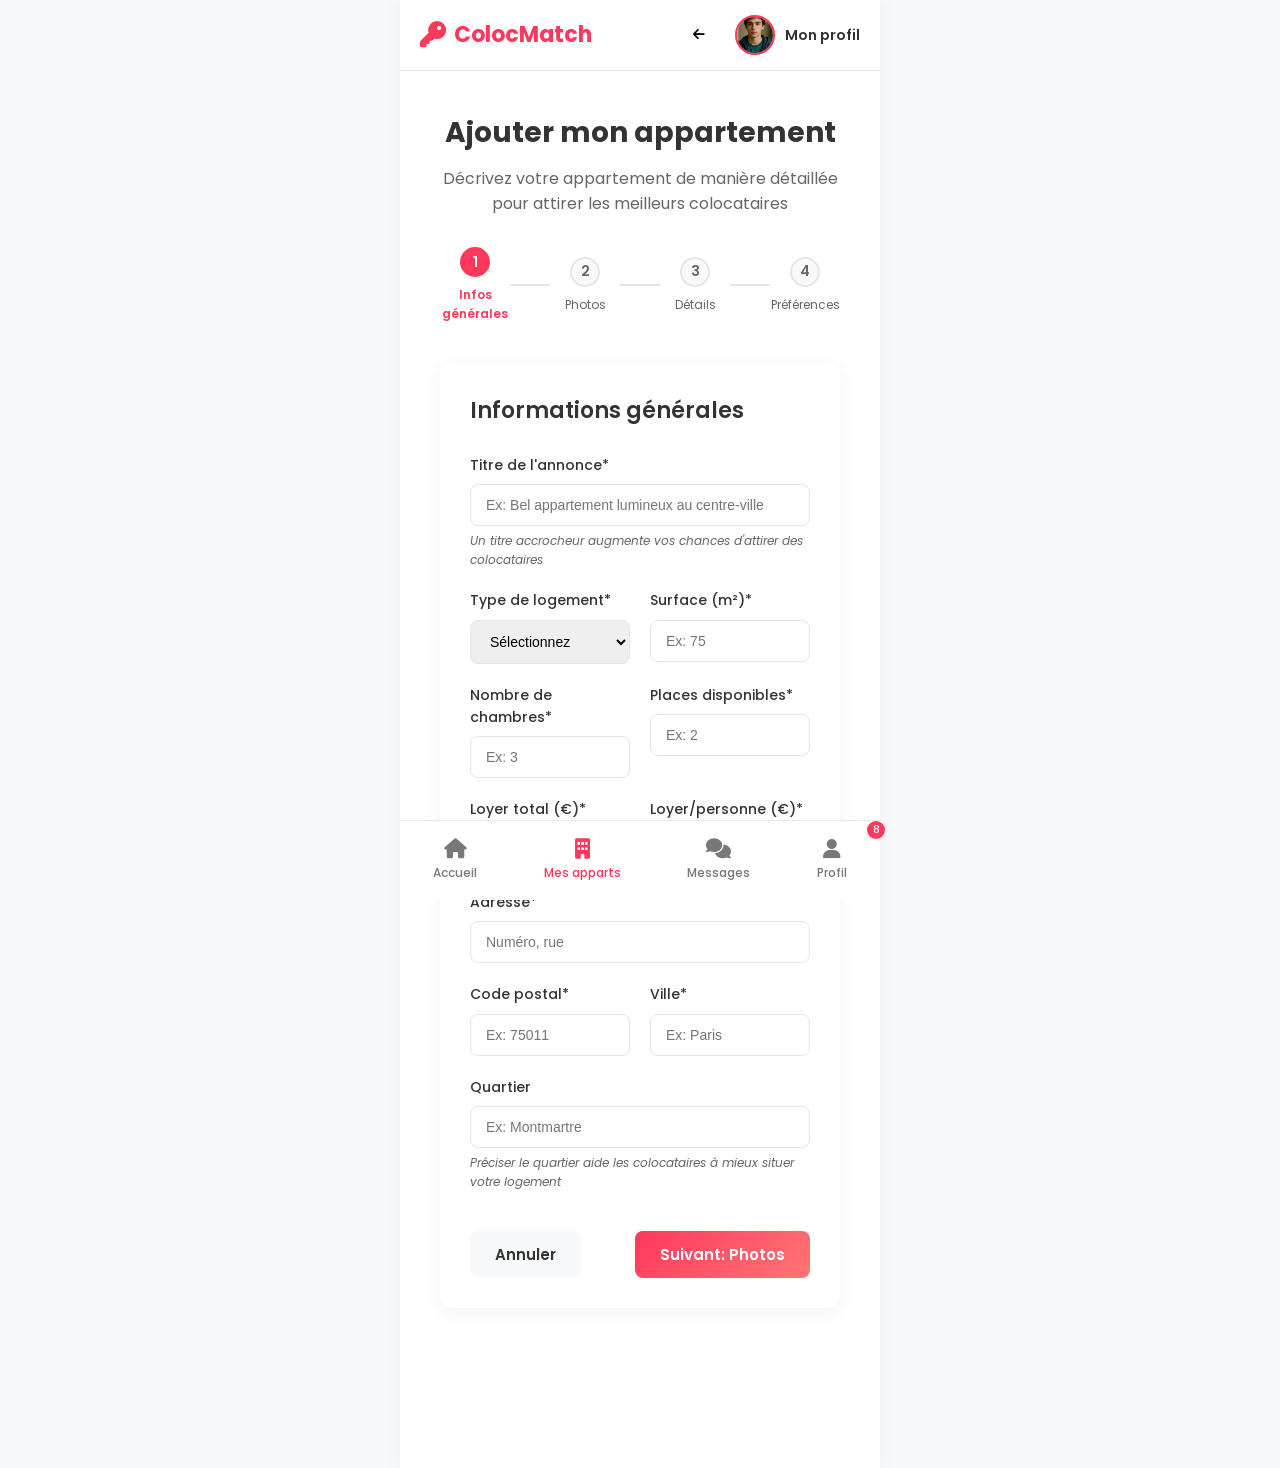
<file: src/add-apartment.html>
<!DOCTYPE html>
<html lang="fr">
<head>
    <meta charset="UTF-8">
    <meta name="viewport" content="width=device-width, initial-scale=1.0">
    <title>ColocMatch - Ajouter un appartement</title>
    <link rel="stylesheet" href="https://cdnjs.cloudflare.com/ajax/libs/font-awesome/6.4.0/css/all.min.css">
    <link href="https://fonts.googleapis.com/css2?family=Poppins:wght@300;400;500;600;700&display=swap" rel="stylesheet">
    <link rel="stylesheet" href="css/styles.css">
    <link rel="stylesheet" href="css/add-apartment.css">
</head>
<body>
    <div class="app-container">
        <!-- Header/Navigation -->
        <header>
            <nav>
                <div class="logo">
                    <i class="fas fa-key"></i>
                    <span>ColocMatch</span>
                </div>
                <div class="nav-buttons">
                    <button class="back-btn" id="backBtn">
                        <i class="fas fa-arrow-left"></i>
                    </button>
                    <div class="user-profile-header">
                        <img src="20250429_2140_Jeune Homme Humain_simple_compose_01jt1h0tezf1avm9q9v81q1z6f.png" alt="Photo de profil" class="header-profile-img">
                        <span class="header-profile-name">Mon profil</span>
                    </div>
                </div>
            </nav>
        </header>

        <!-- Main Content -->
        <main>
            <div class="add-apartment-container">
                <div class="page-header">
                    <h1>Ajouter mon appartement</h1>
                    <p class="subtitle">Décrivez votre appartement de manière détaillée pour attirer les meilleurs colocataires</p>
                </div>

                <!-- Progress Indicator -->
                <div class="progress-indicator">
                    <div class="progress-step active" data-step="1">
                        <div class="step-number">1</div>
                        <span class="step-label">Infos générales</span>
                    </div>
                    <div class="progress-line"></div>
                    <div class="progress-step" data-step="2">
                        <div class="step-number">2</div>
                        <span class="step-label">Photos</span>
                    </div>
                    <div class="progress-line"></div>
                    <div class="progress-step" data-step="3">
                        <div class="step-number">3</div>
                        <span class="step-label">Détails</span>
                    </div>
                    <div class="progress-line"></div>
                    <div class="progress-step" data-step="4">
                        <div class="step-number">4</div>
                        <span class="step-label">Préférences</span>
                    </div>
                </div>

                <!-- Multi-step Form -->
                <form id="addApartmentForm" class="apartment-form">
                    <!-- Step 1: General Information -->
                    <div class="form-step active" id="step1">
                        <h2>Informations générales</h2>
                        
                        <div class="form-group">
                            <label for="apartmentTitle">Titre de l'annonce*</label>
                            <input type="text" id="apartmentTitle" placeholder="Ex: Bel appartement lumineux au centre-ville" required>
                            <p class="field-tip">Un titre accrocheur augmente vos chances d'attirer des colocataires</p>
                        </div>
                        
                        <div class="form-row">
                            <div class="form-group">
                                <label for="apartmentType">Type de logement*</label>
                                <select id="apartmentType" required>
                                    <option value="" disabled selected>Sélectionnez</option>
                                    <option value="T1">T1 / Studio</option>
                                    <option value="T2">T2</option>
                                    <option value="T3">T3</option>
                                    <option value="T4">T4</option>
                                    <option value="T5+">T5 et plus</option>
                                    <option value="Maison">Maison</option>
                                    <option value="Loft">Loft</option>
                                </select>
                            </div>
                            <div class="form-group">
                                <label for="apartmentSize">Surface (m²)*</label>
                                <input type="number" id="apartmentSize" placeholder="Ex: 75" required>
                            </div>
                        </div>
                        
                        <div class="form-row">
                            <div class="form-group">
                                <label for="apartmentRooms">Nombre de chambres*</label>
                                <input type="number" id="apartmentRooms" placeholder="Ex: 3" required>
                            </div>
                            <div class="form-group">
                                <label for="apartmentAvailable">Places disponibles*</label>
                                <input type="number" id="apartmentAvailable" placeholder="Ex: 2" required>
                            </div>
                        </div>
                        
                        <div class="form-row">
                            <div class="form-group">
                                <label for="apartmentPrice">Loyer total (€)*</label>
                                <input type="number" id="apartmentPrice" placeholder="Ex: 1200" required>
                            </div>
                            <div class="form-group">
                                <label for="apartmentPricePerPerson">Loyer/personne (€)*</label>
                                <input type="number" id="apartmentPricePerPerson" placeholder="Ex: 400" required>
                            </div>
                        </div>
                        
                        <div class="form-group">
                            <label for="apartmentAddress">Adresse*</label>
                            <input type="text" id="apartmentAddress" placeholder="Numéro, rue" required>
                        </div>
                        
                        <div class="form-row">
                            <div class="form-group">
                                <label for="apartmentZip">Code postal*</label>
                                <input type="text" id="apartmentZip" placeholder="Ex: 75011" required>
                            </div>
                            <div class="form-group">
                                <label for="apartmentCity">Ville*</label>
                                <input type="text" id="apartmentCity" placeholder="Ex: Paris" required>
                            </div>
                        </div>
                        
                        <div class="form-group">
                            <label for="apartmentDistrict">Quartier</label>
                            <input type="text" id="apartmentDistrict" placeholder="Ex: Montmartre">
                            <p class="field-tip">Préciser le quartier aide les colocataires à mieux situer votre logement</p>
                        </div>
                        
                        <div class="form-actions">
                            <button type="button" class="btn-secondary" id="cancelBtn">Annuler</button>
                            <button type="button" class="btn-primary next-btn" data-next="2">Suivant: Photos</button>
                        </div>
                    </div>
                    
                    <!-- Step 2: Photos -->
                    <div class="form-step" id="step2">
                        <h2>Photos de l'appartement</h2>
                        <p class="photos-tip">Ajoutez des photos de qualité pour chaque pièce de votre appartement. Des photos claires et bien éclairées augmentent considérablement vos chances de trouver des colocataires.</p>
                        
                        <div class="room-photos-container">
                            <div class="room-section">
                                <h3>Photo principale</h3>
                                <p>Cette photo apparaitra en premier dans votre annonce</p>
                                <div class="photo-upload-container main-photo">
                                    <div class="photo-upload">
                                        <input type="file" id="mainPhotoUpload" accept="image/*">
                                        <div class="upload-placeholder">
                                            <i class="fas fa-image"></i>
                                            <span>Ajouter la photo principale</span>
                                        </div>
                                    </div>
                                </div>
                            </div>
                            
                            <div class="room-section">
                                <h3>Salon</h3>
                                <div class="photo-upload-container">
                                    <div class="photo-upload">
                                        <input type="file" id="livingRoomUpload1" accept="image/*">
                                        <div class="upload-placeholder">
                                            <i class="fas fa-plus"></i>
                                            <span>Ajouter</span>
                                        </div>
                                    </div>
                                    <div class="photo-upload">
                                        <input type="file" id="livingRoomUpload2" accept="image/*">
                                        <div class="upload-placeholder">
                                            <i class="fas fa-plus"></i>
                                            <span>Ajouter</span>
                                        </div>
                                    </div>
                                </div>
                            </div>
                            
                            <div class="room-section">
                                <h3>Cuisine</h3>
                                <div class="photo-upload-container">
                                    <div class="photo-upload">
                                        <input type="file" id="kitchenUpload1" accept="image/*">
                                        <div class="upload-placeholder">
                                            <i class="fas fa-plus"></i>
                                            <span>Ajouter</span>
                                        </div>
                                    </div>
                                    <div class="photo-upload">
                                        <input type="file" id="kitchenUpload2" accept="image/*">
                                        <div class="upload-placeholder">
                                            <i class="fas fa-plus"></i>
                                            <span>Ajouter</span>
                                        </div>
                                    </div>
                                </div>
                            </div>
                            
                            <div class="room-section">
                                <h3>Chambres</h3>
                                <div class="photo-upload-container">
                                    <div class="photo-upload">
                                        <input type="file" id="bedroomUpload1" accept="image/*">
                                        <div class="upload-placeholder">
                                            <i class="fas fa-plus"></i>
                                            <span>Chambre 1</span>
                                        </div>
                                    </div>
                                    <div class="photo-upload">
                                        <input type="file" id="bedroomUpload2" accept="image/*">
                                        <div class="upload-placeholder">
                                            <i class="fas fa-plus"></i>
                                            <span>Chambre 2</span>
                                        </div>
                                    </div>
                                    <div class="photo-upload">
                                        <input type="file" id="bedroomUpload3" accept="image/*">
                                        <div class="upload-placeholder">
                                            <i class="fas fa-plus"></i>
                                            <span>Chambre 3</span>
                                        </div>
                                    </div>
                                </div>
                            </div>
                            
                            <div class="room-section">
                                <h3>Salle(s) de bain</h3>
                                <div class="photo-upload-container">
                                    <div class="photo-upload">
                                        <input type="file" id="bathroomUpload1" accept="image/*">
                                        <div class="upload-placeholder">
                                            <i class="fas fa-plus"></i>
                                            <span>Salle de bain 1</span>
                                        </div>
                                    </div>
                                    <div class="photo-upload">
                                        <input type="file" id="bathroomUpload2" accept="image/*">
                                        <div class="upload-placeholder">
                                            <i class="fas fa-plus"></i>
                                            <span>Salle de bain 2</span>
                                        </div>
                                    </div>
                                </div>
                            </div>
                            
                            <div class="room-section">
                                <h3>Autres espaces</h3>
                                <div class="photo-upload-container">
                                    <div class="photo-upload">
                                        <input type="file" id="otherUpload1" accept="image/*">
                                        <div class="upload-placeholder">
                                            <i class="fas fa-plus"></i>
                                            <span>Balcon/Terrasse</span>
                                        </div>
                                    </div>
                                    <div class="photo-upload">
                                        <input type="file" id="otherUpload2" accept="image/*">
                                        <div class="upload-placeholder">
                                            <i class="fas fa-plus"></i>
                                            <span>Autre espace</span>
                                        </div>
                                    </div>
                                </div>
                            </div>
                        </div>
                        
                        <div class="form-actions">
                            <button type="button" class="btn-secondary prev-btn" data-prev="1">Précédent</button>
                            <button type="button" class="btn-primary next-btn" data-next="3">Suivant: Détails</button>
                        </div>
                    </div>
                    
                    <!-- Step 3: Details -->
                    <div class="form-step" id="step3">
                        <h2>Détails de l'appartement</h2>
                        
                        <div class="form-group">
                            <label for="apartmentDescription">Description de l'appartement*</label>
                            <textarea id="apartmentDescription" rows="6" placeholder="Décrivez votre logement, ses atouts, l'ambiance, le quartier..." required></textarea>
                            <p class="field-tip">Une description détaillée aide les potentiels colocataires à se projeter dans le logement</p>
                        </div>
                        
                        <div class="form-section">
                            <h3>Équipements</h3>
                            <div class="checkbox-grid">
                                <label class="checkbox-label">
                                    <input type="checkbox" value="furnished">
                                    <span>Meublé</span>
                                </label>
                                <label class="checkbox-label">
                                    <input type="checkbox" value="wifi">
                                    <span>WiFi/Internet</span>
                                </label>
                                <label class="checkbox-label">
                                    <input type="checkbox" value="washing-machine">
                                    <span>Lave-linge</span>
                                </label>
                                <label class="checkbox-label">
                                    <input type="checkbox" value="dishwasher">
                                    <span>Lave-vaisselle</span>
                                </label>
                                <label class="checkbox-label">
                                    <input type="checkbox" value="ac">
                                    <span>Climatisation</span>
                                </label>
                                <label class="checkbox-label">
                                    <input type="checkbox" value="tv">
                                    <span>Télévision</span>
                                </label>
                                <label class="checkbox-label">
                                    <input type="checkbox" value="parking">
                                    <span>Parking</span>
                                </label>
                                <label class="checkbox-label">
                                    <input type="checkbox" value="elevator">
                                    <span>Ascenseur</span>
                                </label>
                                <label class="checkbox-label">
                                    <input type="checkbox" value="balcony">
                                    <span>Balcon/Terrasse</span>
                                </label>
                                <label class="checkbox-label">
                                    <input type="checkbox" value="garden">
                                    <span>Jardin</span>
                                </label>
                            </div>
                        </div>
                        
                        <div class="form-section">
                            <h3>Charges incluses</h3>
                            <div class="checkbox-grid">
                                <label class="checkbox-label">
                                    <input type="checkbox" value="water">
                                    <span>Eau</span>
                                </label>
                                <label class="checkbox-label">
                                    <input type="checkbox" value="electricity">
                                    <span>Électricité</span>
                                </label>
                                <label class="checkbox-label">
                                    <input type="checkbox" value="gas">
                                    <span>Gaz</span>
                                </label>
                                <label class="checkbox-label">
                                    <input type="checkbox" value="heating">
                                    <span>Chauffage</span>
                                </label>
                                <label class="checkbox-label">
                                    <input type="checkbox" value="internet">
                                    <span>Internet</span>
                                </label>
                            </div>
                        </div>
                        
                        <div class="form-actions">
                            <button type="button" class="btn-secondary prev-btn" data-prev="2">Précédent</button>
                            <button type="button" class="btn-primary next-btn" data-next="4">Suivant: Préférences</button>
                        </div>
                    </div>
                    
                    <!-- Step 4: Preferences -->
                    <div class="form-step" id="step4">
                        <h2>Préférences colocataires</h2>
                        <p class="preferences-tip">Définissez le profil idéal des colocataires que vous recherchez pour cet appartement.</p>
                        
                        <div class="form-section">
                            <h3>Profil des colocataires</h3>
                            <div class="checkbox-grid">
                                <label class="checkbox-label">
                                    <input type="checkbox" value="student">
                                    <span>Étudiant(e)s</span>
                                </label>
                                <label class="checkbox-label">
                                    <input type="checkbox" value="young-professional">
                                    <span>Jeunes actifs</span>
                                </label>
                                <label class="checkbox-label">
                                    <input type="checkbox" value="professionals">
                                    <span>Professionnels</span>
                                </label>
                                <label class="checkbox-label">
                                    <input type="checkbox" value="female-only">
                                    <span>Femmes uniquement</span>
                                </label>
                                <label class="checkbox-label">
                                    <input type="checkbox" value="male-only">
                                    <span>Hommes uniquement</span>
                                </label>
                                <label class="checkbox-label">
                                    <input type="checkbox" value="couple-ok">
                                    <span>Couples acceptés</span>
                                </label>
                            </div>
                        </div>
                        
                        <div class="form-section">
                            <h3>Mode de vie</h3>
                            <div class="checkbox-grid">
                                <label class="checkbox-label">
                                    <input type="checkbox" value="no-smoking">
                                    <span>Non-fumeur</span>
                                </label>
                                <label class="checkbox-label">
                                    <input type="checkbox" value="pet-friendly">
                                    <span>Animaux acceptés</span>
                                </label>
                                <label class="checkbox-label">
                                    <input type="checkbox" value="clean">
                                    <span>Ordonné(e)</span>
                                </label>
                                <label class="checkbox-label">
                                    <input type="checkbox" value="quiet">
                                    <span>Calme</span>
                                </label>
                                <label class="checkbox-label">
                                    <input type="checkbox" value="social">
                                    <span>Sociable</span>
                                </label>
                            </div>
                        </div>
                        
                        <div class="form-group">
                            <label for="apartmentAvailabilityDate">Date de disponibilité*</label>
                            <input type="date" id="apartmentAvailabilityDate" required>
                        </div>
                        
                        <div class="form-group">
                            <label for="additionalPreferences">Autres précisions sur vos attentes</label>
                            <textarea id="additionalPreferences" rows="4" placeholder="Partagez vos attentes concernant la vie en colocation, les règles de vie commune, etc."></textarea>
                        </div>
                        
                        <div class="form-actions">
                            <button type="button" class="btn-secondary prev-btn" data-prev="3">Précédent</button>
                            <button type="submit" class="btn-primary submit-btn">Publier mon annonce</button>
                        </div>
                    </div>
                </form>
                
                <!-- Success Message (hidden by default) -->
                <div class="success-message" id="successMessage">
                    <div class="success-icon">
                        <i class="fas fa-check-circle"></i>
                    </div>
                    <h2>Annonce publiée avec succès !</h2>
                    <p>Votre appartement est maintenant visible pour les potentiels colocataires.</p>
                    <div class="success-actions">
                        <button class="btn-secondary" id="viewAptsBtn">Voir mes appartements</button>
                        <button class="btn-primary" id="viewAnnonceBtn">Voir mon annonce</button>
                    </div>
                </div>
            </div>
        </main>

        <!-- Bottom Navigation -->
        <nav class="bottom-nav">
            <button class="nav-item" data-tab="dashboard">
                <i class="fas fa-home"></i>
                <span>Accueil</span>
            </button>
            <button class="nav-item active" data-tab="apartments">
                <i class="fas fa-building"></i>
                <span>Mes apparts</span>
            </button>
            <button class="nav-item" data-tab="messages">
                <i class="fas fa-comments"></i>
                <span>Messages</span>
                <span class="badge">8</span>
            </button>
            <button class="nav-item" data-tab="profile">
                <i class="fas fa-user"></i>
                <span>Profil</span>
            </button>
        </nav>
    </div>

    <script src="js/add-apartment.js"></script>
</body>
</html>
</file>
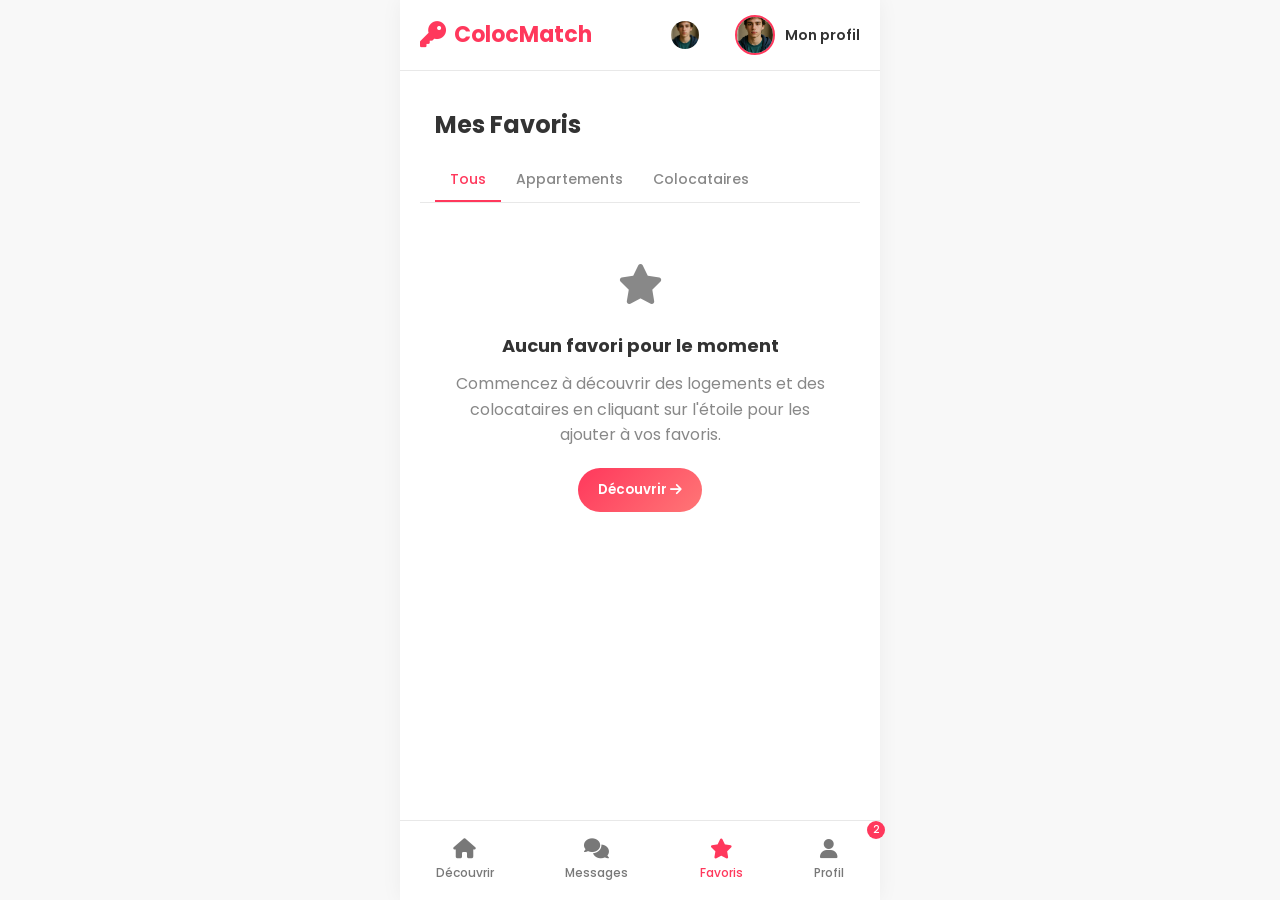
<file: src/favorites.html>
<!DOCTYPE html>
<html lang="fr">
<head>
    <meta charset="UTF-8">
    <meta name="viewport" content="width=device-width, initial-scale=1.0">
    <title>ColocMatch - Mes favoris</title>
    <link rel="stylesheet" href="https://cdnjs.cloudflare.com/ajax/libs/font-awesome/6.4.0/css/all.min.css">
    <link href="https://fonts.googleapis.com/css2?family=Poppins:wght@300;400;500;600;700&display=swap" rel="stylesheet">
    <link rel="stylesheet" href="css/styles.css">
    <link rel="stylesheet" href="css/favorites.css">
</head>
<body>
    <div class="app-container">
        <!-- Header/Navigation -->
        <header>
            <nav>
                <div class="logo">
                    <i class="fas fa-key"></i>
                    <span>ColocMatch</span>
                </div>
                <div class="nav-buttons">
                    <button class="profile-btn" id="profileBtn">
                        <img src="20250429_2140_Jeune Homme Humain_simple_compose_01jt1h0tezf1avm9q9v81q1z6f.png" alt="Profil" class="profile-icon">
                    </button>
                    <div class="user-profile-header">
                        <img src="20250429_2140_Jeune Homme Humain_simple_compose_01jt1h0tezf1avm9q9v81q1z6f.png" alt="Photo de profil" class="header-profile-img">
                        <span class="header-profile-name">Mon profil</span>
                    </div>
                </div>
            </nav>
        </header>

        <!-- Main Content -->
        <main>
            <section class="favorites-section">
                <h1>Mes Favoris</h1>
                <div class="favorites-tabs">
                    <button class="favorites-tab active" data-tab="all">Tous</button>
                    <button class="favorites-tab" data-tab="apartments">Appartements</button>
                    <button class="favorites-tab" data-tab="roommates">Colocataires</button>
                </div>

                <div class="favorites-list" id="favoritesList">
                    <!-- Les éléments favoris seront générés dynamiquement -->
                    <div class="no-favorites hidden" id="noFavorites">
                        <div class="empty-icon">
                            <i class="fas fa-star"></i>
                        </div>
                        <h3>Aucun favori pour le moment</h3>
                        <p>Commencez à découvrir des logements et des colocataires en cliquant sur l'étoile pour les ajouter à vos favoris.</p>
                        <button class="btn-primary" id="discoverBtn">
                            Découvrir <i class="fas fa-arrow-right"></i>
                        </button>
                    </div>
                </div>
            </section>
        </main>

        <!-- Bottom Navigation -->
        <nav class="bottom-nav">
            <button class="nav-item" data-tab="swipe">
                <i class="fas fa-home"></i>
                <span>Découvrir</span>
            </button>
            <button class="nav-item" data-tab="matches">
                <i class="fas fa-comments"></i>
                <span>Messages</span>
                <span class="badge" id="messagesBadge">2</span>
            </button>
            <button class="nav-item active" data-tab="favorites">
                <i class="fas fa-star"></i>
                <span>Favoris</span>
            </button>
            <button class="nav-item" data-tab="profile">
                <i class="fas fa-user"></i>
                <span>Profil</span>
            </button>
        </nav>
    </div>

    <script src="js/data.js"></script>
    <script src="js/favorites.js"></script>
</body>
</html>
</file>
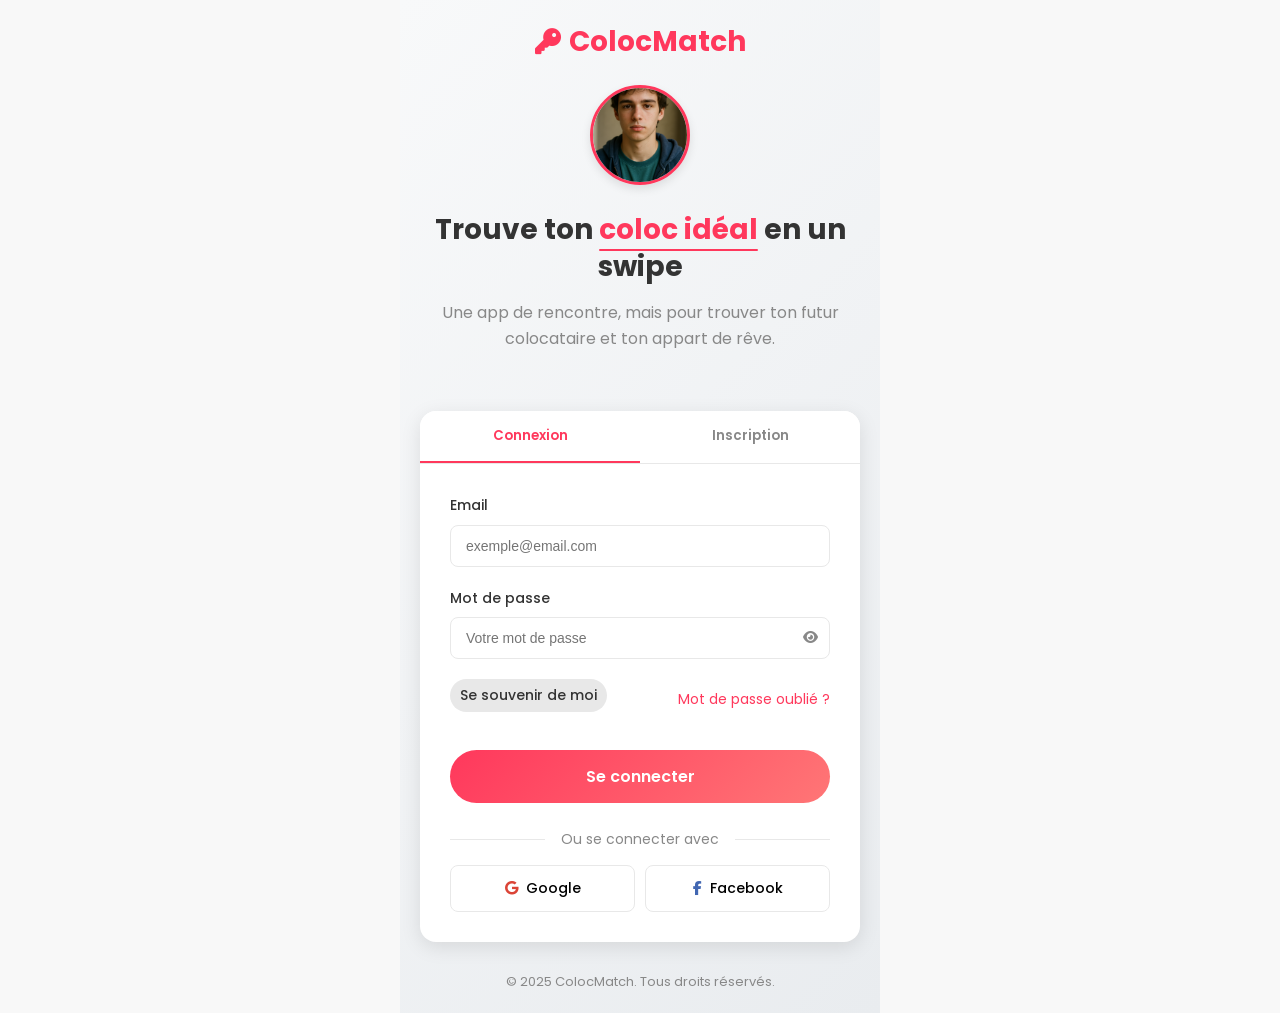
<file: src/login.html>
<!DOCTYPE html>
<html lang="fr">
<head>
    <meta charset="UTF-8">
    <meta name="viewport" content="width=device-width, initial-scale=1.0">
    <title>ColocMatch - Connexion</title>
    <link rel="stylesheet" href="https://cdnjs.cloudflare.com/ajax/libs/font-awesome/6.4.0/css/all.min.css">
    <link href="https://fonts.googleapis.com/css2?family=Poppins:wght@300;400;500;600;700&display=swap" rel="stylesheet">
    <link rel="stylesheet" href="css/styles.css">
    <link rel="stylesheet" href="css/login.css">
</head>
<body>
    <div class="login-container">
        <div class="login-header">
            <div class="logo">
                <i class="fas fa-key"></i>
                <span>ColocMatch</span>
            </div>
            <div class="profile-preview">
                <img src="20250429_2140_Jeune Homme Humain_simple_compose_01jt1h0tezf1avm9q9v81q1z6f.png" alt="Profil par défaut" class="header-profile-img">
            </div>
            <h1>Trouve ton <span class="highlight">coloc idéal</span> en un swipe</h1>
            <p>Une app de rencontre, mais pour trouver ton futur colocataire et ton appart de rêve.</p>
        </div>

        <div class="login-card">
            <div class="tabs">
                <button class="tab active" data-tab="login">Connexion</button>
                <button class="tab" data-tab="signup">Inscription</button>
            </div>

            <div class="tab-content">
                <div class="tab-pane active" id="login-pane">
                    <form id="loginForm">
                        <div class="form-group">
                            <label for="loginEmail">Email</label>
                            <input type="email" id="loginEmail" placeholder="exemple@email.com" required>
                        </div>
                        <div class="form-group">
                            <label for="loginPassword">Mot de passe</label>
                            <div class="password-field">
                                <input type="password" id="loginPassword" placeholder="Votre mot de passe" required>
                                <button type="button" class="toggle-password">
                                    <i class="fas fa-eye"></i>
                                </button>
                            </div>
                        </div>
                        <div class="form-group remember-forgot">
                            <label class="checkbox-label">
                                <input type="checkbox" id="rememberMe">
                                <span>Se souvenir de moi</span>
                            </label>
                            <a href="#" class="forgot-password">Mot de passe oublié ?</a>
                        </div>
                        <button type="submit" class="btn-primary btn-full">Se connecter</button>
                    </form>
                    <div class="social-login">
                        <p>Ou se connecter avec</p>
                        <div class="social-buttons">
                            <button class="social-btn google">
                                <i class="fab fa-google"></i>
                                Google
                            </button>
                            <button class="social-btn facebook">
                                <i class="fab fa-facebook-f"></i>
                                Facebook
                            </button>
                        </div>
                    </div>
                </div>

                <div class="tab-pane" id="signup-pane">
                    <form id="signupForm">
                        <div class="form-group">
                            <label for="signupName">Nom complet</label>
                            <input type="text" id="signupName" placeholder="Prénom et Nom" required>
                        </div>
                        <div class="form-group">
                            <label for="signupEmail">Email</label>
                            <input type="email" id="signupEmail" placeholder="exemple@email.com" required>
                        </div>
                        <div class="form-group">
                            <label for="signupPassword">Mot de passe</label>
                            <div class="password-field">
                                <input type="password" id="signupPassword" placeholder="Minimum 8 caractères" required>
                                <button type="button" class="toggle-password">
                                    <i class="fas fa-eye"></i>
                                </button>
                            </div>
                        </div>
                        <div class="form-group terms">
                            <label class="checkbox-label">
                                <input type="checkbox" id="acceptTerms" required>
                                <span>J'accepte les <a href="#">Conditions d'utilisation</a> et la <a href="#">Politique de confidentialité</a></span>
                            </label>
                        </div>
                        <button type="submit" class="btn-primary btn-full">S'inscrire</button>
                    </form>
                    <div class="social-login">
                        <p>Ou s'inscrire avec</p>
                        <div class="social-buttons">
                            <button class="social-btn google">
                                <i class="fab fa-google"></i>
                                Google
                            </button>
                            <button class="social-btn facebook">
                                <i class="fab fa-facebook-f"></i>
                                Facebook
                            </button>
                        </div>
                    </div>
                </div>
            </div>
        </div>

        <div class="login-footer">
            <p>© 2025 ColocMatch. Tous droits réservés.</p>
        </div>
    </div>

    <script src="js/login.js"></script>
</body>
</html>
</file>
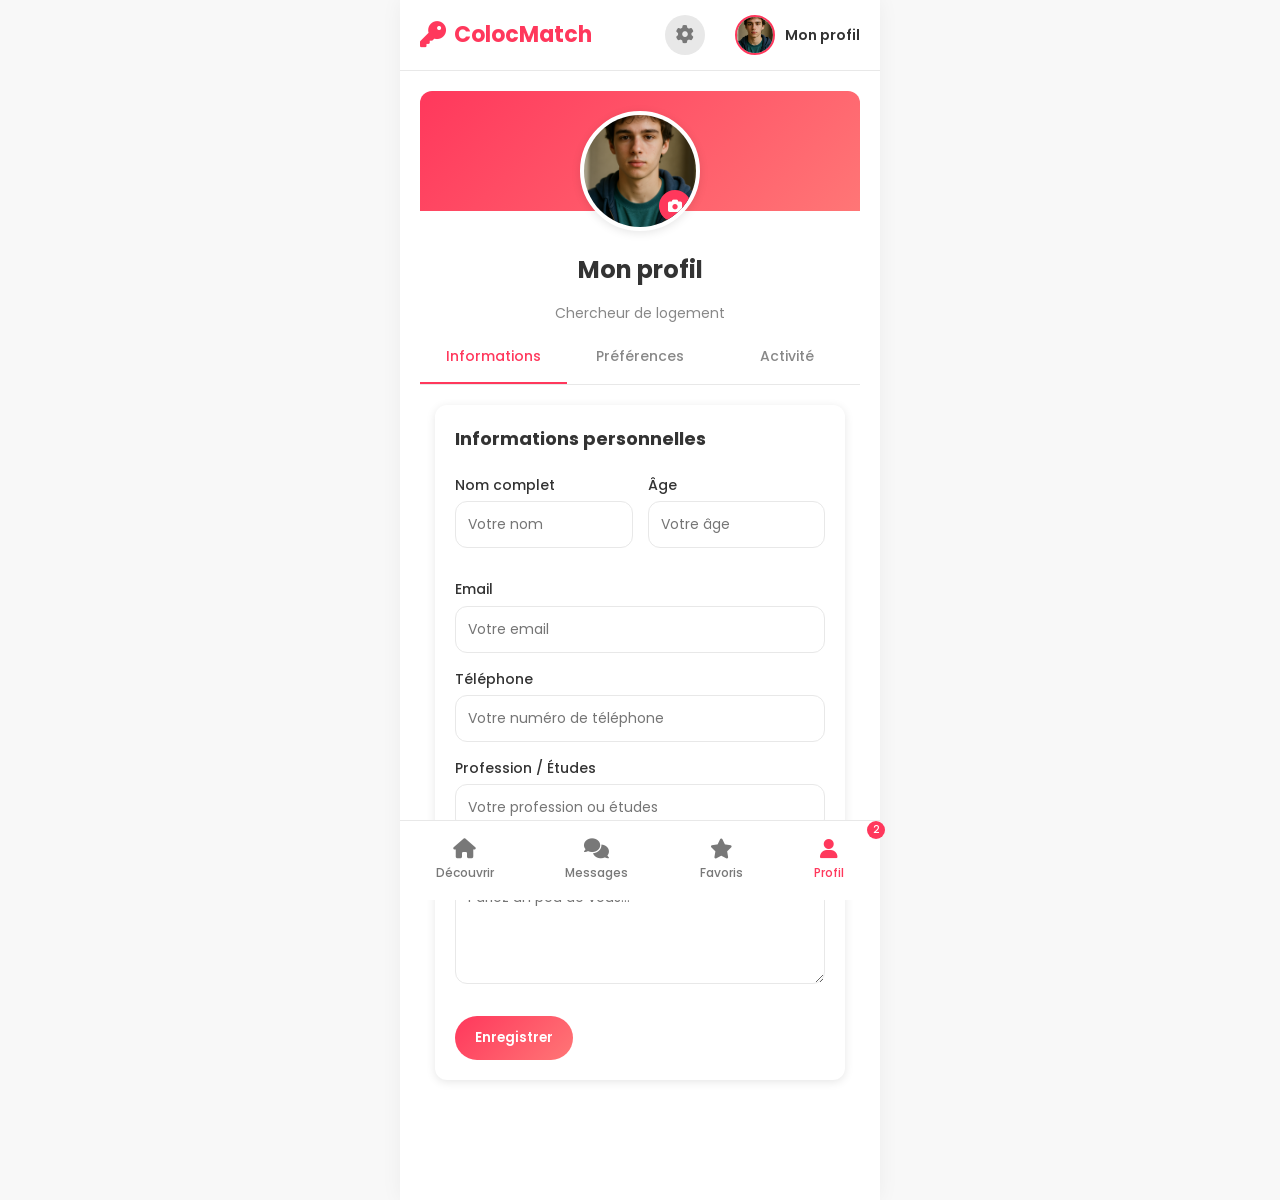
<file: src/profile.html>
<!DOCTYPE html>
<html lang="fr">
<head>
    <meta charset="UTF-8">
    <meta name="viewport" content="width=device-width, initial-scale=1.0">
    <title>ColocMatch - Mon profil</title>
    <link rel="stylesheet" href="https://cdnjs.cloudflare.com/ajax/libs/font-awesome/6.4.0/css/all.min.css">
    <link href="https://fonts.googleapis.com/css2?family=Poppins:wght@300;400;500;600;700&display=swap" rel="stylesheet">
    <link rel="stylesheet" href="css/styles.css">
    <link rel="stylesheet" href="css/profile.css">
</head>
<body>
    <div class="app-container">
        <!-- Header/Navigation -->
        <header>
            <nav>
                <div class="logo">
                    <i class="fas fa-key"></i>
                    <span>ColocMatch</span>
                </div>
                <div class="nav-buttons">
                    <button class="settings-btn" id="settingsBtn">
                        <i class="fas fa-cog"></i>
                    </button>
                    <div class="user-profile-header">
                        <img src="20250429_2140_Jeune Homme Humain_simple_compose_01jt1h0tezf1avm9q9v81q1z6f.png" alt="Photo de profil" class="header-profile-img">
                        <span class="header-profile-name">Mon profil</span>
                    </div>
                </div>
            </nav>
        </header>

        <!-- Main Content -->
        <main>
            <section class="profile-section">
                <div class="profile-header">
                    <div class="profile-cover"></div>
                    <div class="profile-avatar-container">
                        <div class="profile-avatar">
                            <img src="20250429_2140_Jeune Homme Humain_simple_compose_01jt1h0tezf1avm9q9v81q1z6f.png" alt="Photo de profil" id="profileAvatar">
                            <button class="edit-avatar-btn" id="editAvatarBtn">
                                <i class="fas fa-camera"></i>
                            </button>
                        </div>
                        <h1 class="profile-name">Mon profil</h1>
                        <p class="profile-status">Chercheur de logement</p>
                    </div>
                </div>

                <div class="profile-tabs">
                    <button class="profile-tab active" data-tab="info">Informations</button>
                    <button class="profile-tab" data-tab="preferences">Préférences</button>
                    <button class="profile-tab" data-tab="activity">Activité</button>
                </div>

                <div class="profile-content">
                    <!-- Onglet Informations -->
                    <div class="tab-content active" id="infoTab">
                        <div class="info-section">
                            <h2 class="section-title">Informations personnelles</h2>
                            <form id="personalInfoForm">
                                <div class="form-row">
                                    <div class="form-group">
                                        <label for="userName">Nom complet</label>
                                        <input type="text" id="userName" placeholder="Votre nom" value="">
                                    </div>
                                    <div class="form-group">
                                        <label for="userAge">Âge</label>
                                        <input type="number" id="userAge" placeholder="Votre âge" value="">
                                    </div>
                                </div>
                                <div class="form-group">
                                    <label for="userEmail">Email</label>
                                    <input type="email" id="userEmail" placeholder="Votre email" value="">
                                </div>
                                <div class="form-group">
                                    <label for="userPhone">Téléphone</label>
                                    <input type="tel" id="userPhone" placeholder="Votre numéro de téléphone" value="">
                                </div>
                                <div class="form-group">
                                    <label for="userOccupation">Profession / Études</label>
                                    <input type="text" id="userOccupation" placeholder="Votre profession ou études" value="">
                                </div>
                                <div class="form-group">
                                    <label for="userBio">Bio</label>
                                    <textarea id="userBio" rows="4" placeholder="Parlez un peu de vous..."></textarea>
                                </div>
                                <button type="button" class="btn-primary save-btn" id="savePersonalBtn">Enregistrer</button>
                            </form>
                        </div>
                    </div>

                    <!-- Onglet Préférences -->
                    <div class="tab-content" id="preferencesTab">
                        <div class="info-section">
                            <h2 class="section-title">Préférences de logement</h2>
                            <form id="preferencesForm">
                                <div class="form-row">
                                    <div class="form-group">
                                        <label for="budgetMin">Budget minimum (€)</label>
                                        <input type="number" id="budgetMin" placeholder="Ex: 400" value="400">
                                    </div>
                                    <div class="form-group">
                                        <label for="budgetMax">Budget maximum (€)</label>
                                        <input type="number" id="budgetMax" placeholder="Ex: 750" value="750">
                                    </div>
                                </div>
                                
                                <div class="form-group">
                                    <label>Villes préférées</label>
                                    <div class="tags-input" id="locationsInput">
                                        <div class="tag">Paris <span class="remove-tag">×</span></div>
                                        <div class="tag">Lyon <span class="remove-tag">×</span></div>
                                        <div class="tag">Bordeaux <span class="remove-tag">×</span></div>
                                        <input type="text" placeholder="Ajouter une ville...">
                                    </div>
                                </div>
                                
                                <div class="form-group">
                                    <label>Type de logement</label>
                                    <div class="checkbox-group">
                                        <label class="checkbox-label">
                                            <input type="checkbox" value="Appartement" checked> Appartement
                                        </label>
                                        <label class="checkbox-label">
                                            <input type="checkbox" value="Maison" checked> Maison
                                        </label>
                                        <label class="checkbox-label">
                                            <input type="checkbox" value="Studio" checked> Studio
                                        </label>
                                        <label class="checkbox-label">
                                            <input type="checkbox" value="Loft"> Loft
                                        </label>
                                    </div>
                                </div>
                                
                                <div class="form-group">
                                    <label>Préférences colocataires</label>
                                    <div class="checkbox-group">
                                        <label class="checkbox-label">
                                            <input type="checkbox" value="Étudiant" checked> Étudiant
                                        </label>
                                        <label class="checkbox-label">
                                            <input type="checkbox" value="Jeune actif" checked> Jeune actif
                                        </label>
                                        <label class="checkbox-label">
                                            <input type="checkbox" value="Non-fumeur"> Non-fumeur
                                        </label>
                                        <label class="checkbox-label">
                                            <input type="checkbox" value="Animal friendly"> Animal friendly
                                        </label>
                                    </div>
                                </div>
                                
                                <button type="button" class="btn-primary save-btn" id="savePreferencesBtn">Enregistrer</button>
                            </form>
                        </div>
                    </div>

                    <!-- Onglet Activité -->
                    <div class="tab-content" id="activityTab">
                        <div class="info-section">
                            <h2 class="section-title">Votre activité</h2>
                            
                            <div class="stats-grid">
                                <div class="stat-card">
                                    <div class="stat-icon">
                                        <i class="fas fa-heart"></i>
                                    </div>
                                    <div class="stat-info">
                                        <h3>Likes envoyés</h3>
                                        <p class="stat-value">14</p>
                                    </div>
                                </div>
                                
                                <div class="stat-card">
                                    <div class="stat-icon">
                                        <i class="fas fa-comment"></i>
                                    </div>
                                    <div class="stat-info">
                                        <h3>Conversations</h3>
                                        <p class="stat-value">5</p>
                                    </div>
                                </div>
                                
                                <div class="stat-card">
                                    <div class="stat-icon">
                                        <i class="fas fa-star"></i>
                                    </div>
                                    <div class="stat-info">
                                        <h3>Favoris</h3>
                                        <p class="stat-value" id="favoritesCount">3</p>
                                    </div>
                                </div>
                                
                                <div class="stat-card">
                                    <div class="stat-icon">
                                        <i class="fas fa-handshake"></i>
                                    </div>
                                    <div class="stat-info">
                                        <h3>Matchs</h3>
                                        <p class="stat-value">2</p>
                                    </div>
                                </div>
                            </div>
                            
                            <div class="activity-section">
                                <h3>Activité récente</h3>
                                <div class="activity-list">
                                    <div class="activity-item">
                                        <div class="activity-icon">
                                            <i class="fas fa-heart"></i>
                                        </div>
                                        <div class="activity-details">
                                            <p>Vous avez liké <strong>Appartement lumineux</strong></p>
                                            <span class="activity-time">Il y a 2 jours</span>
                                        </div>
                                    </div>
                                    
                                    <div class="activity-item">
                                        <div class="activity-icon">
                                            <i class="fas fa-comment"></i>
                                        </div>
                                        <div class="activity-details">
                                            <p>Nouvelle conversation avec <strong>Sophie</strong></p>
                                            <span class="activity-time">Il y a 3 jours</span>
                                        </div>
                                    </div>
                                    
                                    <div class="activity-item">
                                        <div class="activity-icon">
                                            <i class="fas fa-star"></i>
                                        </div>
                                        <div class="activity-details">
                                            <p>Vous avez ajouté <strong>Loft industriel</strong> à vos favoris</p>
                                            <span class="activity-time">Il y a 5 jours</span>
                                        </div>
                                    </div>
                                </div>
                            </div>
                        </div>
                    </div>
                </div>
            </section>
            
            <!-- Modal Changement de photo -->
            <div class="modal" id="avatarModal">
                <div class="modal-content">
                    <div class="modal-header">
                        <h2>Changer de photo de profil</h2>
                        <button class="close-btn" id="closeAvatarModal">
                            <i class="fas fa-times"></i>
                        </button>
                    </div>
                    <div class="modal-body">
                        <div class="avatar-preview">
                            <img src="profile-picture.png" alt="Aperçu" id="avatarPreview">
                        </div>
                        <div class="avatar-options">
                            <button class="btn-secondary" id="uploadAvatarBtn">
                                <i class="fas fa-upload"></i> Télécharger une photo
                            </button>
                            <input type="file" id="avatarInput" accept="image/*" style="display: none;">
                            <button class="btn-secondary" id="useDefaultAvatarBtn">
                                <i class="fas fa-user"></i> Utiliser avatar par défaut
                            </button>
                        </div>
                        <div class="modal-actions">
                            <button class="btn-secondary" id="cancelAvatarBtn">Annuler</button>
                            <button class="btn-primary" id="saveAvatarBtn">Enregistrer</button>
                        </div>
                    </div>
                </div>
            </div>
        </main>

        <!-- Bottom Navigation -->
        <nav class="bottom-nav">
            <button class="nav-item" data-tab="swipe">
                <i class="fas fa-home"></i>
                <span>Découvrir</span>
            </button>
            <button class="nav-item" data-tab="matches">
                <i class="fas fa-comments"></i>
                <span>Messages</span>
                <span class="badge" id="messagesBadge">2</span>
            </button>
            <button class="nav-item" data-tab="favorites">
                <i class="fas fa-star"></i>
                <span>Favoris</span>
            </button>
            <button class="nav-item active" data-tab="profile">
                <i class="fas fa-user"></i>
                <span>Profil</span>
            </button>
        </nav>
    </div>

    <script src="js/data.js"></script>
    <script src="js/profile.js"></script>
</body>
</html>
</file>
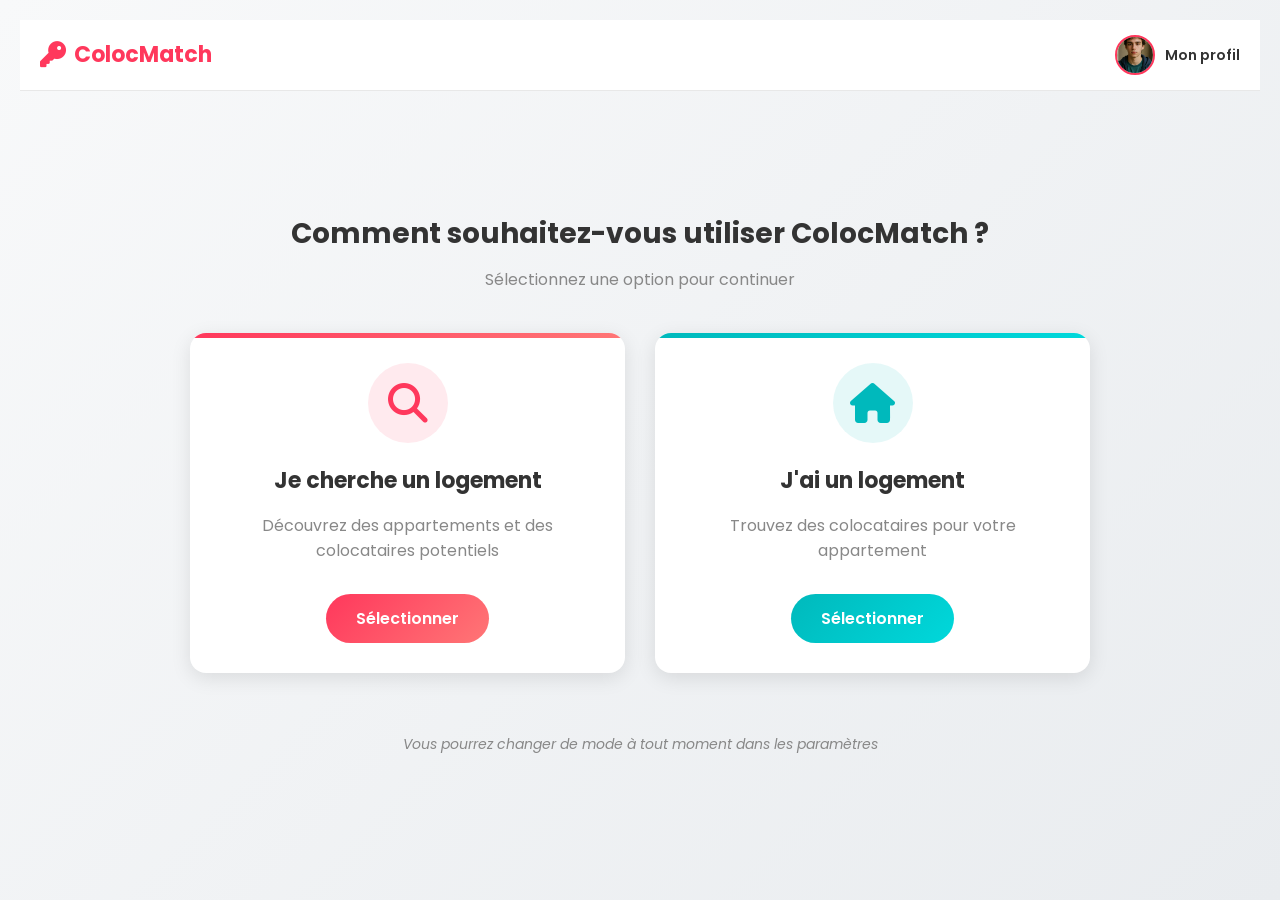
<file: src/user-type.html>
<!DOCTYPE html>
<html lang="fr">
<head>
    <meta charset="UTF-8">
    <meta name="viewport" content="width=device-width, initial-scale=1.0">
    <title>ColocMatch - Type d'utilisateur</title>
    <link rel="stylesheet" href="https://cdnjs.cloudflare.com/ajax/libs/font-awesome/6.4.0/css/all.min.css">
    <link href="https://fonts.googleapis.com/css2?family=Poppins:wght@300;400;500;600;700&display=swap" rel="stylesheet">
    <link rel="stylesheet" href="css/styles.css">
    <link rel="stylesheet" href="css/user-type.css">
</head>
<body>
    <div class="user-type-container">
        <header>
            <nav>
                <div class="logo">
                    <i class="fas fa-key"></i>
                    <span>ColocMatch</span>
                </div>
                <div class="user-profile-header">
                    <img src="20250429_2140_Jeune Homme Humain_simple_compose_01jt1h0tezf1avm9q9v81q1z6f.png" alt="Photo de profil" class="header-profile-img">
                    <span class="header-profile-name">Mon profil</span>
                </div>
            </nav>
        </header>
        <div class="user-type-content">
            <h1>Comment souhaitez-vous utiliser ColocMatch ?</h1>
            <p class="subtitle">Sélectionnez une option pour continuer</p>
            
            <div class="user-type-options">
                <div class="user-type-card seeker" id="seekerCard">
                    <div class="card-icon">
                        <i class="fas fa-search"></i>
                    </div>
                    <h2>Je cherche un logement</h2>
                    <p>Découvrez des appartements et des colocataires potentiels</p>
                    <button class="btn-select" id="seekerBtn">Sélectionner</button>
                </div>
                
                <div class="user-type-card owner" id="ownerCard">
                    <div class="card-icon">
                        <i class="fas fa-home"></i>
                    </div>
                    <h2>J'ai un logement</h2>
                    <p>Trouvez des colocataires pour votre appartement</p>
                    <button class="btn-select" id="ownerBtn">Sélectionner</button>
                </div>
            </div>
            
            <p class="info-text">Vous pourrez changer de mode à tout moment dans les paramètres</p>
        </div>
    </div>

    <script src="js/user-type.js"></script>
</body>
</html>
</file>
<file: src/css/styles.css>
/* Variables et Reset */
:root {
    --primary-color: #FF385C;
    --secondary-color: #FF7676;
    --accent-color: #00B9BC;
    --text-color: #333;
    --light-text: #888;
    --dark-bg: #1E2023;
    --light-bg: #F8F8F8;
    --white: #FFFFFF;
    --gray: #E8E8E8;
    --dark-gray: #787878;
    --shadow: 0 2px 10px rgba(0, 0, 0, 0.1);
    --rounded: 12px;
    --transition: all 0.3s ease;
    --gradient: linear-gradient(135deg, #FF385C, #FF7676);
}

/* Logo styles */
.logo {
    display: flex;
    align-items: center;
    gap: 10px;
    font-size: 22px;
    font-weight: 700;
    color: var(--primary-color);
}

.logo-icon {
    display: flex;
    align-items: center;
    justify-content: center;
    width: 40px;
    height: 40px;
    border-radius: 50%;
    background: var(--gradient);
    color: white;
    font-size: 20px;
}

* {
    margin: 0;
    padding: 0;
    box-sizing: border-box;
}

body {
    font-family: 'Poppins', sans-serif;
    line-height: 1.6;
    color: var(--text-color);
    background-color: var(--light-bg);
    min-height: 100vh;
}

button {
    border: none;
    background: none;
    cursor: pointer;
    font-family: inherit;
}

.btn-primary {
    background: var(--gradient);
    color: white;
    padding: 12px 20px;
    border-radius: 30px;
    font-weight: 600;
    transition: var(--transition);
}

.btn-primary:hover {
    transform: translateY(-2px);
    box-shadow: 0 4px 15px rgba(255, 56, 92, 0.3);
}

.btn-secondary {
    background-color: var(--gray);
    color: var(--text-color);
    padding: 12px 20px;
    border-radius: 30px;
    font-weight: 600;
    transition: var(--transition);
}

.btn-secondary:hover {
    background-color: #dcdcdc;
}

/* App Container */
.app-container {
    max-width: 480px;
    margin: 0 auto;
    background-color: var(--white);
    min-height: 100vh;
    position: relative;
    display: flex;
    flex-direction: column;
    box-shadow: 0 0 20px rgba(0, 0, 0, 0.05);
}

/* Header */
header {
    padding: 15px 20px;
    border-bottom: 1px solid var(--gray);
    background-color: var(--white);
    z-index: 10;
}

nav {
    display: flex;
    justify-content: space-between;
    align-items: center;
}

.logo {
    display: flex;
    align-items: center;
    gap: 8px;
    font-size: 22px;
    font-weight: 700;
    color: var(--primary-color);
}

.logo i {
    font-size: 26px;
}

.nav-buttons {
    display: flex;
    gap: 15px;
}

.filter-btn, .profile-btn {
    width: 40px;
    height: 40px;
    border-radius: 50%;
    display: flex;
    align-items: center;
    justify-content: center;
    transition: var(--transition);
    font-size: 18px;
    color: var(--dark-gray);
    background-color: var(--gray);
}

.filter-btn:hover, .profile-btn:hover {
    background-color: var(--primary-color);
    color: white;
}

/* Main Content */
main {
    flex: 1;
    padding: 20px;
    overflow-y: auto;
    position: relative;
}

/* Swipe Section */
.swipe-section {
    display: flex;
    flex-direction: column;
    align-items: center;
    position: relative;
    height: calc(100vh - 140px);
}

.card-stack {
    width: 100%;
    height: calc(100% - 70px);
    position: relative;
    perspective: 1000px;
}

.card {
    width: 100%;
    height: 100%;
    position: absolute;
    border-radius: var(--rounded);
    background-color: white;
    box-shadow: var(--shadow);
    overflow: hidden;
    transform-origin: center;
    transition: transform 0.3s ease;
    cursor: grab;
}

.card.swiped-left {
    transform: translateX(-150%) rotate(-30deg);
    opacity: 0;
}

.card.swiped-right {
    transform: translateX(150%) rotate(30deg);
    opacity: 0;
}

.card-image {
    width: 100%;
    height: 70%;
    object-fit: cover;
    border-top-left-radius: var(--rounded);
    border-top-right-radius: var(--rounded);
}

.card-info {
    position: relative;
    padding: 15px;
    height: 30%;
    display: flex;
    flex-direction: column;
    justify-content: space-between;
}

.card-header {
    display: flex;
    justify-content: space-between;
    align-items: center;
    margin-bottom: 10px;
}

.name-location {
    flex: 1;
}

.card-name {
    font-size: 20px;
    font-weight: 600;
    margin-bottom: 2px;
}

.card-location {
    color: var(--light-text);
    font-size: 14px;
}

.compatibility {
    background: var(--gradient);
    color: white;
    border-radius: 20px;
    padding: 5px 10px;
    font-weight: 600;
    font-size: 14px;
}

.card-details {
    display: flex;
    gap: 15px;
    color: var(--light-text);
    font-size: 13px;
}

.detail-item {
    display: flex;
    align-items: center;
    gap: 5px;
}

.detail-item i {
    color: var(--primary-color);
}

.swipe-indicator {
    position: absolute;
    top: 20px;
    padding: 8px 15px;
    border-radius: 20px;
    color: white;
    font-weight: 600;
    transform: rotate(-10deg);
    z-index: 10;
    display: none;
}

.swipe-indicator.like {
    right: 20px;
    background-color: #4CAF50;
    border: 2px solid white;
}

.swipe-indicator.nope {
    left: 20px;
    background-color: #F44336;
    border: 2px solid white;
}

.swipe-buttons {
    display: flex;
    gap: 15px;
    margin-top: 25px;
}

.swipe-btn {
    width: 60px;
    height: 60px;
    border-radius: 50%;
    display: flex;
    align-items: center;
    justify-content: center;
    font-size: 24px;
    transition: var(--transition);
    box-shadow: 0 3px 10px rgba(0, 0, 0, 0.1);
}

.swipe-btn.reject {
    background-color: white;
    color: #F44336;
    border: 2px solid #FFCDD2;
}

.swipe-btn.info {
    background-color: white;
    color: #2196F3;
    border: 2px solid #BBDEFB;
    font-size: 22px;
}

.swipe-btn.like {
    background-color: white;
    color: #4CAF50;
    border: 2px solid #C8E6C9;
}

.swipe-btn:hover {
    transform: scale(1.1);
}

.swipe-btn:active {
    transform: scale(0.95);
}

/* Match Modal */
.match-modal {
    position: fixed;
    top: 0;
    left: 0;
    width: 100%;
    height: 100%;
    background: rgba(0, 0, 0, 0.8);
    backdrop-filter: blur(5px);
    display: flex;
    align-items: center;
    justify-content: center;
    z-index: 100;
    opacity: 0;
    visibility: hidden;
    transition: opacity 0.3s, visibility 0.3s;
}

.match-modal.active {
    opacity: 1;
    visibility: visible;
}

.match-content {
    background: white;
    border-radius: var(--rounded);
    padding: 30px;
    width: 90%;
    max-width: 400px;
    text-align: center;
    transform: scale(0.8);
    transition: transform 0.3s;
    animation: matchPop 0.5s forwards;
}

@keyframes matchPop {
    0% { transform: scale(0.8); }
    40% { transform: scale(1.1); }
    100% { transform: scale(1); }
}

.match-modal.active .match-content {
    transform: scale(1);
}

.match-header {
    margin-bottom: 25px;
}

.match-header h2 {
    font-size: 28px;
    color: var(--primary-color);
    margin-bottom: 5px;
}

.match-profile {
    display: flex;
    align-items: center;
    justify-content: center;
    gap: 15px;
    margin-bottom: 30px;
}

.match-profile-img {
    width: 100px;
    height: 100px;
    border-radius: 50%;
    overflow: hidden;
    border: 3px solid var(--primary-color);
}

.match-profile-img img {
    width: 100%;
    height: 100%;
    object-fit: cover;
}

.match-hearts {
    color: var(--primary-color);
    font-size: 24px;
    animation: pulse 1.5s infinite;
}

@keyframes pulse {
    0% { transform: scale(1); }
    50% { transform: scale(1.2); }
    100% { transform: scale(1); }
}

.match-actions {
    display: flex;
    flex-direction: column;
    gap: 10px;
}

/* Filter Modal */
.filter-modal {
    position: fixed;
    top: 0;
    left: 0;
    width: 100%;
    height: 100%;
    background: rgba(0, 0, 0, 0.5);
    backdrop-filter: blur(3px);
    display: flex;
    align-items: center;
    justify-content: center;
    z-index: 100;
    opacity: 0;
    visibility: hidden;
    transition: opacity 0.3s, visibility 0.3s;
}

.filter-modal.active {
    opacity: 1;
    visibility: visible;
}

.filter-content {
    background: white;
    border-radius: var(--rounded);
    width: 90%;
    max-width: 400px;
    max-height: 90vh;
    overflow-y: auto;
    transform: translateY(20px);
    transition: transform 0.3s;
}

.filter-modal.active .filter-content {
    transform: translateY(0);
}

.filter-header {
    padding: 20px;
    border-bottom: 1px solid var(--gray);
    display: flex;
    justify-content: space-between;
    align-items: center;
}

.filter-header h2 {
    font-size: 20px;
}

.close-btn {
    width: 36px;
    height: 36px;
    border-radius: 50%;
    display: flex;
    align-items: center;
    justify-content: center;
    background-color: var(--gray);
    color: var(--dark-gray);
    transition: var(--transition);
}

.close-btn:hover {
    background-color: var(--dark-gray);
    color: white;
}

.filter-body {
    padding: 20px;
}

.filter-section {
    margin-bottom: 25px;
}

.filter-section h3 {
    font-size: 16px;
    margin-bottom: 15px;
    color: var(--text-color);
}

.range-slider {
    width: 100%;
}

.range-values {
    display: flex;
    justify-content: space-between;
    margin-bottom: 10px;
    font-weight: 500;
}

.slider-container {
    width: 100%;
    position: relative;
    height: 30px;
}

.slider {
    -webkit-appearance: none;
    width: 100%;
    height: 6px;
    border-radius: 3px;
    background: var(--gray);
    outline: none;
    position: absolute;
    top: 10px;
}

.slider::-webkit-slider-thumb {
    -webkit-appearance: none;
    appearance: none;
    width: 20px;
    height: 20px;
    border-radius: 50%;
    background: var(--primary-color);
    cursor: pointer;
    position: relative;
    z-index: 3;
}

.checkbox-group {
    display: flex;
    flex-wrap: wrap;
    gap: 10px;
}

.checkbox-label {
    display: flex;
    align-items: center;
    gap: 5px;
    font-size: 14px;
    cursor: pointer;
    padding: 5px 10px;
    border-radius: 20px;
    background-color: var(--gray);
    transition: var(--transition);
}

.checkbox-label:has(input:checked) {
    background-color: #FFEAED;
    color: var(--primary-color);
}

.checkbox-label input {
    display: none;
}

.filter-actions {
    padding: 15px 20px;
    display: flex;
    gap: 10px;
    border-top: 1px solid var(--gray);
}

.filter-actions button {
    flex: 1;
}

/* Detail Modal */
.detail-modal {
    position: fixed;
    top: 0;
    left: 0;
    width: 100%;
    height: 100%;
    background: rgba(255, 255, 255, 0.95);
    z-index: 50;
    display: flex;
    flex-direction: column;
    transform: translateY(100%);
    transition: transform 0.3s ease;
    overflow-y: auto;
}

.detail-modal.active {
    transform: translateY(0);
}

.detail-content {
    max-width: 480px;
    margin: 0 auto;
    width: 100%;
    height: 100%;
    position: relative;
    display: flex;
    flex-direction: column;
}

.detail-modal .close-btn {
    position: absolute;
    top: 15px;
    right: 15px;
    z-index: 5;
    background-color: white;
    box-shadow: 0 2px 8px rgba(0, 0, 0, 0.1);
}

.detail-images {
    width: 100%;
    height: 50vh;
    position: relative;
}

.image-slider {
    width: 100%;
    height: 100%;
    position: relative;
    overflow: hidden;
}

.slider-image {
    width: 100%;
    height: 100%;
    object-fit: cover;
    position: absolute;
    transition: opacity 0.3s ease;
    opacity: 0;
}

.slider-image.active {
    opacity: 1;
}

.slider-nav {
    position: absolute;
    bottom: 20px;
    left: 0;
    width: 100%;
    display: flex;
    justify-content: center;
    align-items: center;
    gap: 10px;
}

.slider-btn {
    width: 40px;
    height: 40px;
    border-radius: 50%;
    display: flex;
    align-items: center;
    justify-content: center;
    background-color: rgba(255, 255, 255, 0.7);
    font-size: 18px;
    transition: var(--transition);
}

.slider-btn:hover {
    background-color: white;
}

.slider-dots {
    display: flex;
    gap: 8px;
}

.dot {
    width: 8px;
    height: 8px;
    border-radius: 50%;
    background-color: rgba(255, 255, 255, 0.5);
    transition: var(--transition);
}

.dot.active {
    background-color: white;
    transform: scale(1.2);
}

.detail-info {
    padding: 20px;
    display: flex;
    flex-direction: column;
    gap: 20px;
}

.detail-header h2 {
    font-size: 24px;
    margin-bottom: 5px;
}

.detail-header p {
    color: var(--light-text);
    font-size: 14px;
}

.detail-stats {
    display: flex;
    justify-content: space-between;
    gap: 10px;
    margin-bottom: 20px;
}

.stat-item {
    flex: 1;
    background-color: var(--light-bg);
    padding: 12px;
    border-radius: var(--rounded);
    text-align: center;
    font-size: 14px;
}

.stat-item i {
    color: var(--primary-color);
    font-size: 16px;
    margin-bottom: 5px;
}

.detail-description h3,
.detail-preferences h3 {
    font-size: 18px;
    margin-bottom: 10px;
}

.detail-description p {
    color: var(--light-text);
    line-height: 1.6;
}

.tag-container {
    display: flex;
    flex-wrap: wrap;
    gap: 8px;
}

.tag {
    background-color: #FFEAED;
    color: var(--primary-color);
    padding: 5px 12px;
    border-radius: 20px;
    font-size: 13px;
}

.detail-actions {
    display: flex;
    gap: 10px;
    margin-top: auto;
    padding: 20px;
}

.detail-actions button {
    flex: 1;
    display: flex;
    align-items: center;
    justify-content: center;
    gap: 8px;
}

/* Bottom Navigation */
.bottom-nav {
    display: flex;
    justify-content: space-around;
    padding: 10px 0;
    border-top: 1px solid var(--gray);
    background-color: var(--white);
    position: sticky;
    bottom: 0;
    z-index: 10;
}

.nav-item {
    display: flex;
    flex-direction: column;
    align-items: center;
    padding: 8px 20px;
    font-size: 12px;
    color: var(--dark-gray);
}

.nav-item i {
    font-size: 20px;
    margin-bottom: 5px;
}

.nav-item span {
    font-weight: 500;
}

.nav-item.active {
    color: var(--primary-color);
}

.badge {
    position: absolute;
    top: 0;
    right: -5px;
    width: 18px;
    height: 18px;
    background-color: var(--primary-color);
    color: white;
    font-size: 10px;
    border-radius: 50%;
    display: flex;
    align-items: center;
    justify-content: center;
    font-weight: 600;
}

/* Swipe Header */
.swipe-header {
    text-align: center;
    margin-bottom: 15px;
    padding: 0 20px;
}

.swipe-header h1 {
    font-size: 22px;
    font-weight: 700;
    margin-bottom: 5px;
    color: var(--text-color);
}

.swipe-header p {
    font-size: 14px;
    color: var(--light-text);
}

/* Bouton favori */
.favorite-btn {
    background: transparent;
    border: none;
    font-size: 24px;
    color: #ccc;
    cursor: pointer;
    position: absolute;
    top: 10px;
    right: 10px;
    z-index: 10;
    transition: var(--transition);
}

.favorite-btn:hover, .favorite-btn.active {
    color: gold;
    transform: scale(1.1);
}

.favorite-btn.active .fas {
    color: gold;
}

/* Style pour la photo de profil dans la barre de navigation */
.user-profile-header {
    display: flex;
    align-items: center;
    gap: 10px;
    margin-left: 15px;
}

.header-profile-img {
    width: 40px;
    height: 40px;
    border-radius: 50%;
    object-fit: cover;
    border: 2px solid var(--primary-color);
}

.header-profile-name {
    font-size: 14px;
    font-weight: 600;
    color: var(--text-color);
}

/* Style pour l'icône de profil */
.profile-icon {
    width: 32px;
    height: 32px;
    border-radius: 50%;
    object-fit: cover;
    border: 2px solid white;
}

.profile-btn {
    background: transparent;
    border: none;
    cursor: pointer;
    padding: 0;
    display: flex;
    align-items: center;
    justify-content: center;
}

/* Responsive */
@media (min-width: 768px) {
    .app-container {
        max-width: 480px;
        min-height: 100vh;
    }
}

@media (max-width: 480px) {
    .app-container {
        max-width: 100%;
    }
    
    .nav-item {
        padding: 8px 15px;
    }
}
</file>
<file: src/css/add-apartment.css>
/* Styles pour la page d'ajout d'appartement */
:root {
    --primary-color: #FF385C;
    --secondary-color: #00B9BC;
    --text-color: #333333;
    --light-text: #666666;
    --border-color: #E5E5E5;
    --light-bg: #F8F9FA;
    --white: #FFFFFF;
    --success-color: #34C759;
    --error-color: #FF3B30;
    --warning-color: #FF9500;
    --gradient: linear-gradient(135deg, #FF385C, #FF7676);
}

.add-apartment-container {
    max-width: 900px;
    margin: 0 auto;
    padding: 20px;
}

.page-header {
    text-align: center;
    margin-bottom: 30px;
}

.page-header h1 {
    font-size: 28px;
    font-weight: 700;
    margin-bottom: 10px;
    color: var(--text-color);
}

.subtitle {
    font-size: 16px;
    color: var(--light-text);
}

/* Progress Indicator */
.progress-indicator {
    display: flex;
    align-items: center;
    justify-content: space-between;
    margin-bottom: 40px;
    position: relative;
}

.progress-step {
    display: flex;
    flex-direction: column;
    align-items: center;
    width: 70px;
    position: relative;
    z-index: 2;
}

.step-number {
    width: 30px;
    height: 30px;
    border-radius: 50%;
    background-color: var(--light-bg);
    border: 2px solid var(--border-color);
    color: var(--light-text);
    display: flex;
    align-items: center;
    justify-content: center;
    font-weight: 600;
    font-size: 14px;
    margin-bottom: 8px;
    transition: all 0.3s ease;
}

.step-label {
    font-size: 12px;
    color: var(--light-text);
    text-align: center;
    transition: all 0.3s ease;
}

.progress-step.active .step-number {
    background-color: var(--primary-color);
    border-color: var(--primary-color);
    color: var(--white);
}

.progress-step.active .step-label {
    color: var(--primary-color);
    font-weight: 600;
}

.progress-step.completed .step-number {
    background-color: var(--success-color);
    border-color: var(--success-color);
    color: var(--white);
}

.progress-line {
    flex: 1;
    height: 2px;
    background-color: var(--border-color);
    position: relative;
    z-index: 1;
}

.progress-line.active {
    background-color: var(--primary-color);
}

/* Form Styles */
.apartment-form {
    background-color: var(--white);
    border-radius: 12px;
    box-shadow: 0 5px 20px rgba(0, 0, 0, 0.05);
    padding: 30px;
    margin-bottom: 40px;
}

.form-step {
    display: none;
}

.form-step.active {
    display: block;
    animation: fadeIn 0.5s ease;
}

@keyframes fadeIn {
    from { opacity: 0; transform: translateY(10px); }
    to { opacity: 1; transform: translateY(0); }
}

.form-step h2 {
    font-size: 22px;
    font-weight: 600;
    margin-bottom: 25px;
    color: var(--text-color);
}

.form-group {
    margin-bottom: 20px;
}

.form-row {
    display: flex;
    gap: 20px;
    margin-bottom: 20px;
}

.form-row .form-group {
    flex: 1;
    margin-bottom: 0;
}

.form-group label {
    display: block;
    font-weight: 500;
    font-size: 14px;
    margin-bottom: 8px;
    color: var(--text-color);
}

.form-group input[type="text"],
.form-group input[type="number"],
.form-group input[type="date"],
.form-group select,
.form-group textarea {
    width: 100%;
    padding: 12px 15px;
    border: 1px solid var(--border-color);
    border-radius: 8px;
    font-size: 14px;
    transition: border-color 0.3s ease;
}

.form-group input[type="text"]:focus,
.form-group input[type="number"]:focus,
.form-group input[type="date"]:focus,
.form-group select:focus,
.form-group textarea:focus {
    border-color: var(--primary-color);
    outline: none;
}

.form-group textarea {
    resize: vertical;
    min-height: 120px;
}

.field-tip {
    font-size: 12px;
    color: var(--light-text);
    margin-top: 5px;
    font-style: italic;
}

.form-section {
    margin-bottom: 30px;
}

.form-section h3 {
    font-size: 18px;
    font-weight: 500;
    margin-bottom: 15px;
    color: var(--text-color);
}

/* Checkbox Styles */
.checkbox-grid {
    display: grid;
    grid-template-columns: repeat(auto-fill, minmax(170px, 1fr));
    gap: 12px;
}

.checkbox-label {
    display: flex;
    align-items: center;
    cursor: pointer;
}

.checkbox-label input[type="checkbox"] {
    width: 18px;
    height: 18px;
    margin-right: 10px;
    accent-color: var(--primary-color);
}

.checkbox-label span {
    font-size: 14px;
}

/* Photo Upload Styles */
.photos-tip {
    font-size: 14px;
    color: var(--light-text);
    margin-bottom: 25px;
    line-height: 1.5;
}

.room-photos-container {
    display: flex;
    flex-direction: column;
    gap: 30px;
    margin-bottom: 30px;
}

.room-section {
    padding-bottom: 25px;
    border-bottom: 1px solid var(--border-color);
}

.room-section:last-child {
    border-bottom: none;
}

.room-section h3 {
    font-size: 18px;
    font-weight: 500;
    margin-bottom: 15px;
    color: var(--text-color);
}

.room-section p {
    font-size: 14px;
    color: var(--light-text);
    margin-bottom: 15px;
}

.photo-upload-container {
    display: flex;
    flex-wrap: wrap;
    gap: 15px;
}

.photo-upload {
    width: 150px;
    height: 150px;
    border: 2px dashed var(--border-color);
    border-radius: 8px;
    position: relative;
    overflow: hidden;
    transition: all 0.3s ease;
}

.photo-upload:hover {
    border-color: var(--primary-color);
}

.photo-upload input[type="file"] {
    position: absolute;
    width: 100%;
    height: 100%;
    top: 0;
    left: 0;
    opacity: 0;
    cursor: pointer;
    z-index: 2;
}

.upload-placeholder {
    position: absolute;
    top: 0;
    left: 0;
    width: 100%;
    height: 100%;
    display: flex;
    flex-direction: column;
    align-items: center;
    justify-content: center;
    padding: 15px;
    text-align: center;
}

.upload-placeholder i {
    font-size: 24px;
    color: var(--light-text);
    margin-bottom: 10px;
}

.upload-placeholder span {
    font-size: 13px;
    color: var(--light-text);
}

.main-photo .photo-upload {
    width: 250px;
    height: 180px;
}

.main-photo .upload-placeholder i {
    font-size: 32px;
}

/* Form Actions */
.form-actions {
    display: flex;
    justify-content: space-between;
    margin-top: 40px;
}

.btn-primary, .btn-secondary {
    padding: 12px 25px;
    border-radius: 8px;
    font-weight: 600;
    font-size: 15px;
    cursor: pointer;
    transition: all 0.3s ease;
    border: none;
}

.btn-primary {
    background-color: var(--primary-color);
    color: var(--white);
}

.btn-primary:hover {
    background-color: #e82e50;
    transform: translateY(-2px);
}

.btn-secondary {
    background-color: var(--light-bg);
    color: var(--text-color);
}

.btn-secondary:hover {
    background-color: #e5e5e5;
}

/* Success Message */
.success-message {
    display: none;
    background-color: var(--white);
    border-radius: 12px;
    box-shadow: 0 5px 20px rgba(0, 0, 0, 0.05);
    padding: 40px 30px;
    text-align: center;
    margin-bottom: 40px;
}

.success-message.active {
    display: block;
    animation: fadeIn 0.5s ease;
}

.success-icon {
    font-size: 60px;
    color: var(--success-color);
    margin-bottom: 20px;
}

.success-message h2 {
    font-size: 24px;
    font-weight: 700;
    margin-bottom: 15px;
    color: var(--text-color);
}

.success-message p {
    font-size: 16px;
    color: var(--light-text);
    margin-bottom: 30px;
}

.success-actions {
    display: flex;
    justify-content: center;
    gap: 20px;
}

/* Responsive Styles */
@media (max-width: 768px) {
    .form-row {
        flex-direction: column;
        gap: 15px;
    }
    
    .checkbox-grid {
        grid-template-columns: repeat(auto-fill, minmax(140px, 1fr));
    }
    
    .step-label {
        display: none;
    }
    
    .photo-upload-container {
        justify-content: center;
    }
}

@media (max-width: 480px) {
    .apartment-form {
        padding: 20px 15px;
    }
    
    .form-actions {
        flex-direction: column;
        gap: 15px;
    }
    
    .btn-primary, .btn-secondary {
        width: 100%;
    }
    
    .main-photo .photo-upload {
        width: 100%;
    }
}
</file>
<file: src/css/favorites.css>
/* Styles pour la page de favoris */

.favorites-section {
    padding: 15px 0;
}

.favorites-section h1 {
    font-size: 24px;
    margin-bottom: 15px;
    padding: 0 15px;
}

/* Tabs de navigation */
.favorites-tabs {
    display: flex;
    padding: 0 15px;
    margin-bottom: 20px;
    border-bottom: 1px solid var(--gray);
}

.favorites-tab {
    padding: 10px 15px;
    font-size: 14px;
    font-weight: 500;
    color: var(--light-text);
    border-bottom: 2px solid transparent;
    transition: var(--transition);
}

.favorites-tab.active {
    color: var(--primary-color);
    border-bottom-color: var(--primary-color);
}

/* Liste des favoris */
.favorites-list {
    padding: 0 15px;
}

.favorite-item {
    background-color: white;
    border-radius: var(--rounded);
    box-shadow: var(--shadow);
    margin-bottom: 15px;
    overflow: hidden;
    transition: transform 0.3s ease;
}

.favorite-item:hover {
    transform: translateY(-3px);
}

.favorite-header {
    position: relative;
}

.favorite-image {
    width: 100%;
    height: 180px;
    object-fit: cover;
}

.favorite-badge {
    position: absolute;
    top: 10px;
    left: 10px;
    background-color: rgba(0, 0, 0, 0.5);
    color: white;
    font-size: 12px;
    padding: 5px 10px;
    border-radius: 15px;
    display: flex;
    align-items: center;
    gap: 5px;
}

.favorite-badge i {
    font-size: 12px;
}

.favorite-actions {
    position: absolute;
    top: 10px;
    right: 10px;
    display: flex;
    gap: 5px;
}

.favorite-action-btn {
    width: 36px;
    height: 36px;
    border-radius: 50%;
    background-color: rgba(255, 255, 255, 0.8);
    color: var(--text-color);
    display: flex;
    align-items: center;
    justify-content: center;
    font-size: 16px;
    transition: var(--transition);
}

.favorite-action-btn:hover {
    background-color: white;
}

.favorite-action-btn.remove {
    color: gold;
}

.favorite-content {
    padding: 15px;
}

.favorite-title {
    font-size: 18px;
    font-weight: 600;
    margin-bottom: 5px;
}

.favorite-subtitle {
    color: var(--light-text);
    font-size: 14px;
    margin-bottom: 10px;
    display: flex;
    align-items: center;
    gap: 5px;
}

.favorite-subtitle i {
    color: var(--primary-color);
}

.favorite-details {
    display: flex;
    gap: 10px;
    flex-wrap: wrap;
    margin-bottom: 15px;
}

.favorite-detail {
    font-size: 13px;
    color: var(--light-text);
    display: flex;
    align-items: center;
    gap: 5px;
}

.favorite-detail i {
    color: var(--primary-color);
}

.favorite-footer {
    display: flex;
    justify-content: space-between;
    align-items: center;
    border-top: 1px solid var(--gray);
    padding-top: 15px;
}

.compatibility {
    display: flex;
    align-items: center;
    gap: 8px;
}

.compatibility-meter {
    width: 60px;
    height: 6px;
    background-color: var(--gray);
    border-radius: 3px;
    overflow: hidden;
}

.compatibility-fill {
    height: 100%;
    background: var(--gradient);
    border-radius: 3px;
}

.compatibility-label {
    font-size: 14px;
    font-weight: 500;
    color: var(--primary-color);
}

.favorite-btn {
    padding: 8px 15px;
    font-size: 14px;
}

/* État vide */
.no-favorites {
    text-align: center;
    padding: 30px 20px;
}

.empty-icon {
    font-size: 40px;
    color: var(--light-text);
    margin-bottom: 15px;
}

.no-favorites h3 {
    font-size: 18px;
    margin-bottom: 10px;
}

.no-favorites p {
    color: var(--light-text);
    margin-bottom: 20px;
    line-height: 1.6;
}

.hidden {
    display: none;
}

/* Style pour l'icône de profil */
.profile-icon {
    width: 32px;
    height: 32px;
    border-radius: 50%;
    object-fit: cover;
    border: 2px solid white;
}

.profile-btn {
    background: transparent;
    border: none;
    cursor: pointer;
    padding: 0;
}
</file>
<file: src/css/login.css>
/* Styles pour la page de connexion/inscription */
.login-container {
    width: 100%;
    min-height: 100vh;
    display: flex;
    flex-direction: column;
    align-items: center;
    justify-content: center;
    padding: 20px;
    background: linear-gradient(135deg, #f8f9fa 0%, #e9ecef 100%);
    max-width: 480px;
    margin: 0 auto;
}

.login-header {
    text-align: center;
    margin-bottom: 30px;
    max-width: 500px;
}

.login-header .logo {
    font-size: 28px;
    margin-bottom: 20px;
    justify-content: center;
}

.login-header h1 {
    font-size: 28px;
    font-weight: 700;
    margin-bottom: 15px;
    line-height: 1.3;
}

.login-header .highlight {
    color: var(--primary-color);
    position: relative;
}

.login-header .highlight::after {
    content: '';
    position: absolute;
    bottom: -2px;
    left: 0;
    width: 100%;
    height: 2px;
    background: var(--primary-color);
    border-radius: 2px;
}

.login-header p {
    font-size: 16px;
    color: var(--light-text);
    margin-bottom: 30px;
}

.login-card {
    background-color: var(--white);
    border-radius: 16px;
    box-shadow: 0 5px 20px rgba(0, 0, 0, 0.1);
    width: 100%;
    max-width: 450px;
    overflow: hidden;
}

.tabs {
    display: flex;
    border-bottom: 1px solid var(--gray);
}

.tab {
    flex: 1;
    padding: 15px;
    text-align: center;
    font-weight: 600;
    color: var(--light-text);
    background-color: var(--white);
    transition: all 0.3s ease;
    border-bottom: 2px solid transparent;
}

.tab.active {
    color: var(--primary-color);
    border-bottom: 2px solid var(--primary-color);
}

.tab-content {
    padding: 30px;
}

.tab-pane {
    display: none;
}

.tab-pane.active {
    display: block;
}

.form-group {
    margin-bottom: 20px;
}

.form-group label {
    display: block;
    margin-bottom: 8px;
    font-weight: 500;
    font-size: 14px;
}

.form-group input {
    width: 100%;
    padding: 12px 15px;
    border: 1px solid var(--gray);
    border-radius: 8px;
    font-size: 14px;
    transition: all 0.3s ease;
}

.form-group input:focus {
    border-color: var(--primary-color);
    box-shadow: 0 0 0 2px rgba(255, 56, 92, 0.2);
    outline: none;
}

.password-field {
    position: relative;
}

.toggle-password {
    position: absolute;
    right: 12px;
    top: 50%;
    transform: translateY(-50%);
    border: none;
    background: none;
    color: var(--light-text);
    cursor: pointer;
}

.remember-forgot {
    display: flex;
    justify-content: space-between;
    align-items: center;
}

.checkbox-label {
    display: flex;
    align-items: center;
    cursor: pointer;
    font-size: 14px;
}

.checkbox-label input {
    margin-right: 8px;
    width: auto;
}

.forgot-password {
    color: var(--primary-color);
    font-size: 14px;
    text-decoration: none;
}

.forgot-password:hover {
    text-decoration: underline;
}

.btn-full {
    width: 100%;
    margin-top: 10px;
    padding: 14px;
    font-size: 16px;
}

.social-login {
    margin-top: 25px;
    text-align: center;
}

.social-login p {
    font-size: 14px;
    color: var(--light-text);
    margin-bottom: 15px;
    position: relative;
}

.social-login p::before,
.social-login p::after {
    content: '';
    position: absolute;
    top: 50%;
    width: 25%;
    height: 1px;
    background-color: var(--gray);
}

.social-login p::before {
    left: 0;
}

.social-login p::after {
    right: 0;
}

.social-buttons {
    display: flex;
    gap: 10px;
}

.social-btn {
    flex: 1;
    display: flex;
    align-items: center;
    justify-content: center;
    gap: 8px;
    padding: 12px;
    border-radius: 8px;
    font-weight: 500;
    font-size: 14px;
    transition: all 0.3s ease;
    border: 1px solid var(--gray);
    background-color: var(--white);
}

.social-btn:hover {
    background-color: var(--light-bg);
}

.social-btn.google i {
    color: #DB4437;
}

.social-btn.facebook i {
    color: #4267B2;
}

.terms {
    font-size: 13px;
}

.terms a {
    color: var(--primary-color);
    text-decoration: none;
}

.terms a:hover {
    text-decoration: underline;
}

.login-footer {
    margin-top: 30px;
    color: var(--light-text);
    font-size: 13px;
    text-align: center;
}

.profile-preview {
    margin: 20px auto;
}

.profile-preview img {
    width: 100px;
    height: 100px;
    border-radius: 50%;
    object-fit: cover;
    border: 3px solid var(--primary-color);
    box-shadow: 0 4px 10px rgba(0, 0, 0, 0.1);
}

@media (max-width: 480px) {
    .login-header h1 {
        font-size: 24px;
    }
    
    .login-header p {
        font-size: 14px;
    }
    
    .tab-content {
        padding: 20px;
    }
    
    .social-buttons {
        flex-direction: column;
    }
}
</file>
<file: src/css/profile.css>
/* Styles pour la page de profil */

/* Header de profil */
.profile-header {
    position: relative;
    margin-bottom: 120px;
}

.profile-cover {
    width: 100%;
    height: 120px;
    background: linear-gradient(135deg, #FF385C, #FF7676);
    border-radius: var(--rounded) var(--rounded) 0 0;
}

.profile-avatar-container {
    position: absolute;
    top: 20px;
    left: 0;
    width: 100%;
    display: flex;
    flex-direction: column;
    align-items: center;
}

.profile-avatar {
    position: relative;
    width: 120px;
    height: 120px;
    border-radius: 50%;
    overflow: hidden;
    border: 4px solid white;
    box-shadow: 0 2px 10px rgba(0, 0, 0, 0.1);
    margin-bottom: 15px;
    background-color: white;
}

.profile-avatar img {
    width: 100%;
    height: 100%;
    object-fit: cover;
}

.edit-avatar-btn {
    position: absolute;
    bottom: 5px;
    right: 5px;
    width: 32px;
    height: 32px;
    border-radius: 50%;
    background-color: var(--primary-color);
    color: white;
    display: flex;
    align-items: center;
    justify-content: center;
    font-size: 14px;
    box-shadow: 0 2px 5px rgba(0, 0, 0, 0.2);
}

.profile-name {
    font-size: 24px;
    margin-bottom: 5px;
    background-color: rgba(255, 255, 255, 0.8);
    padding: 5px 15px;
    border-radius: 20px;
    text-align: center;
}

.profile-status {
    color: var(--light-text);
    font-size: 14px;
    background-color: rgba(255, 255, 255, 0.8);
    padding: 3px 15px;
    border-radius: 20px;
    text-align: center;
}

/* Tabs de profil */
.profile-tabs {
    display: flex;
    margin-bottom: 20px;
    border-bottom: 1px solid var(--gray);
}

.profile-tab {
    flex: 1;
    text-align: center;
    padding: 15px 0;
    font-size: 14px;
    font-weight: 500;
    color: var(--light-text);
    border-bottom: 2px solid transparent;
    transition: var(--transition);
}

.profile-tab.active {
    color: var(--primary-color);
    border-bottom-color: var(--primary-color);
}

/* Contenu des onglets */
.profile-content {
    padding: 0 15px;
}

.tab-content {
    display: none;
}

.tab-content.active {
    display: block;
}

/* Section d'informations */
.info-section {
    background-color: white;
    border-radius: var(--rounded);
    padding: 20px;
    margin-bottom: 20px;
    box-shadow: var(--shadow);
}

.section-title {
    font-size: 18px;
    margin-bottom: 20px;
    color: var(--text-color);
}

/* Formulaires */
.form-row {
    display: flex;
    gap: 15px;
    margin-bottom: 15px;
}

.form-group {
    margin-bottom: 15px;
    flex: 1;
}

.form-group label {
    display: block;
    font-size: 14px;
    font-weight: 500;
    margin-bottom: 5px;
}

.form-group input,
.form-group textarea,
.form-group select {
    width: 100%;
    padding: 12px;
    border-radius: var(--rounded);
    border: 1px solid var(--gray);
    font-family: inherit;
    font-size: 14px;
}

.form-group textarea {
    resize: vertical;
    min-height: 100px;
}

.save-btn {
    margin-top: 10px;
}

/* Input de tags */
.tags-input {
    display: flex;
    flex-wrap: wrap;
    align-items: center;
    gap: 8px;
    padding: 8px 12px;
    border-radius: var(--rounded);
    border: 1px solid var(--gray);
    background-color: white;
}

.tags-input .tag {
    background-color: #FFEAED;
    color: var(--primary-color);
    padding: 5px 10px;
    border-radius: 15px;
    font-size: 13px;
    display: flex;
    align-items: center;
    gap: 5px;
}

.tags-input .remove-tag {
    cursor: pointer;
    font-size: 16px;
}

.tags-input input {
    flex: 1;
    min-width: 100px;
    border: none;
    outline: none;
    padding: 5px 0;
    font-size: 14px;
}

/* Case à cocher stylisée */
.checkbox-group {
    display: flex;
    flex-wrap: wrap;
    gap: 10px;
}

.checkbox-label {
    display: flex;
    align-items: center;
    gap: 5px;
    font-size: 14px;
    cursor: pointer;
    padding: 5px 10px;
    border-radius: 20px;
    background-color: var(--gray);
    transition: var(--transition);
}

.checkbox-label:has(input:checked) {
    background-color: #FFEAED;
    color: var(--primary-color);
}

.checkbox-label input {
    display: none;
}

/* Stats */
.stats-grid {
    display: grid;
    grid-template-columns: repeat(2, 1fr);
    gap: 15px;
    margin-bottom: 30px;
}

.stat-card {
    background-color: #FAFAFA;
    border-radius: var(--rounded);
    padding: 15px;
    display: flex;
    align-items: center;
    gap: 15px;
}

.stat-icon {
    width: 40px;
    height: 40px;
    border-radius: 50%;
    background: var(--gradient);
    color: white;
    display: flex;
    align-items: center;
    justify-content: center;
    font-size: 18px;
}

.stat-info h3 {
    font-size: 14px;
    font-weight: 500;
    color: var(--light-text);
    margin-bottom: 5px;
}

.stat-value {
    font-size: 20px;
    font-weight: 600;
    color: var(--text-color);
}

/* Activité */
.activity-section h3 {
    font-size: 16px;
    margin-bottom: 15px;
}

.activity-list {
    display: flex;
    flex-direction: column;
    gap: 15px;
}

.activity-item {
    display: flex;
    align-items: center;
    gap: 15px;
    padding-bottom: 15px;
    border-bottom: 1px solid var(--gray);
}

.activity-item:last-child {
    border-bottom: none;
    padding-bottom: 0;
}

.activity-icon {
    width: 40px;
    height: 40px;
    border-radius: 50%;
    background-color: #FFEAED;
    color: var(--primary-color);
    display: flex;
    align-items: center;
    justify-content: center;
    font-size: 16px;
}

.activity-details p {
    font-size: 14px;
    margin-bottom: 5px;
}

.activity-time {
    font-size: 12px;
    color: var(--light-text);
}

/* Modal */
.modal {
    position: fixed;
    top: 0;
    left: 0;
    width: 100%;
    height: 100%;
    background-color: rgba(0, 0, 0, 0.5);
    display: flex;
    align-items: center;
    justify-content: center;
    z-index: 100;
    opacity: 0;
    visibility: hidden;
    transition: opacity 0.3s, visibility 0.3s;
}

.modal.active {
    opacity: 1;
    visibility: visible;
}

.modal-content {
    background-color: white;
    border-radius: var(--rounded);
    width: 90%;
    max-width: 400px;
    overflow: hidden;
    transform: scale(0.9);
    transition: transform 0.3s;
}

.modal.active .modal-content {
    transform: scale(1);
}

.modal-header {
    padding: 15px 20px;
    border-bottom: 1px solid var(--gray);
    display: flex;
    justify-content: space-between;
    align-items: center;
}

.modal-header h2 {
    font-size: 18px;
}

.modal-body {
    padding: 20px;
}

.avatar-preview {
    width: 120px;
    height: 120px;
    border-radius: 50%;
    overflow: hidden;
    margin: 0 auto 20px;
    border: 1px solid var(--gray);
}

.avatar-preview img {
    width: 100%;
    height: 100%;
    object-fit: cover;
}

.avatar-options {
    display: flex;
    flex-direction: column;
    gap: 10px;
    margin-bottom: 20px;
}

.modal-actions {
    display: flex;
    justify-content: flex-end;
    gap: 10px;
    margin-top: 20px;
}

/* Bouton paramètres */
.settings-btn {
    width: 40px;
    height: 40px;
    border-radius: 50%;
    display: flex;
    align-items: center;
    justify-content: center;
    transition: var(--transition);
    font-size: 18px;
    color: var(--dark-gray);
    background-color: var(--gray);
}

.settings-btn:hover {
    background-color: var(--primary-color);
    color: white;
}

/* Media queries */
@media (max-width: 480px) {
    .form-row {
        flex-direction: column;
        gap: 0;
    }
    
    .stats-grid {
        grid-template-columns: 1fr;
    }
}
</file>
<file: src/css/user-type.css>
/* Styles pour la page de choix de type d'utilisateur */
.user-type-container {
    width: 100%;
    min-height: 100vh;
    display: flex;
    flex-direction: column;
    padding: 20px;
    background: linear-gradient(135deg, #f8f9fa 0%, #e9ecef 100%);
    max-width: 100%;
    margin: 0 auto;
}

.user-type-content {
    flex: 1;
    display: flex;
    flex-direction: column;
    align-items: center;
    justify-content: center;
    padding: 40px 20px;
    text-align: center;
}

.user-type-content h1 {
    font-size: 28px;
    font-weight: 700;
    margin-bottom: 15px;
    line-height: 1.3;
    color: var(--text-color);
}

.subtitle {
    font-size: 16px;
    color: var(--light-text);
    margin-bottom: 40px;
}

.user-type-options {
    display: flex;
    gap: 30px;
    margin-bottom: 40px;
    width: 100%;
    max-width: 900px;
}

.user-type-card {
    flex: 1;
    background-color: var(--white);
    border-radius: 16px;
    box-shadow: 0 5px 20px rgba(0, 0, 0, 0.1);
    padding: 30px;
    display: flex;
    flex-direction: column;
    align-items: center;
    transition: transform 0.3s ease, box-shadow 0.3s ease;
    position: relative;
    overflow: hidden;
}

.user-type-card:hover {
    transform: translateY(-5px);
    box-shadow: 0 10px 25px rgba(0, 0, 0, 0.15);
}

.user-type-card::before {
    content: '';
    position: absolute;
    top: 0;
    left: 0;
    width: 100%;
    height: 5px;
    background: var(--gradient);
}

.user-type-card.seeker::before {
    background: linear-gradient(135deg, #FF385C, #FF7676);
}

.user-type-card.owner::before {
    background: linear-gradient(135deg, #00B9BC, #00D8DB);
}

.card-icon {
    font-size: 40px;
    color: var(--primary-color);
    margin-bottom: 20px;
    background-color: rgba(255, 56, 92, 0.1);
    width: 80px;
    height: 80px;
    border-radius: 50%;
    display: flex;
    align-items: center;
    justify-content: center;
}

.seeker .card-icon {
    color: #FF385C;
    background-color: rgba(255, 56, 92, 0.1);
}

.owner .card-icon {
    color: #00B9BC;
    background-color: rgba(0, 185, 188, 0.1);
}

.user-type-card h2 {
    font-size: 22px;
    margin-bottom: 15px;
    color: var(--text-color);
}

.user-type-card p {
    color: var(--light-text);
    margin-bottom: 30px;
    line-height: 1.6;
    text-align: center;
}

.btn-select {
    padding: 12px 30px;
    border-radius: 30px;
    font-weight: 600;
    font-size: 16px;
    cursor: pointer;
    transition: all 0.3s ease;
    border: none;
}

.seeker .btn-select {
    background: linear-gradient(135deg, #FF385C, #FF7676);
    color: white;
}

.owner .btn-select {
    background: linear-gradient(135deg, #00B9BC, #00D8DB);
    color: white;
}

.btn-select:hover {
    transform: translateY(-2px);
    box-shadow: 0 4px 10px rgba(0, 0, 0, 0.15);
}

.info-text {
    text-align: center;
    color: var(--light-text);
    font-size: 14px;
    margin-top: 20px;
    font-style: italic;
}

/* Animation de pulsation pour les cartes */
@keyframes pulse {
    0% {
        box-shadow: 0 5px 20px rgba(0, 0, 0, 0.1);
    }
    50% {
        box-shadow: 0 5px 20px rgba(255, 56, 92, 0.25);
    }
    100% {
        box-shadow: 0 5px 20px rgba(0, 0, 0, 0.1);
    }
}

.card-highlight {
    animation: pulse 2s infinite;
}

/* Media Queries */
@media (max-width: 768px) {
    .user-type-options {
        flex-direction: column;
        align-items: center;
    }
    
    .user-type-card {
        max-width: 450px;
        width: 100%;
    }
}

@media (max-width: 480px) {
    .user-type-content h1 {
        font-size: 24px;
    }
    
    .subtitle {
        font-size: 14px;
    }
    
    .user-type-card h2 {
        font-size: 20px;
    }
}
</file>
